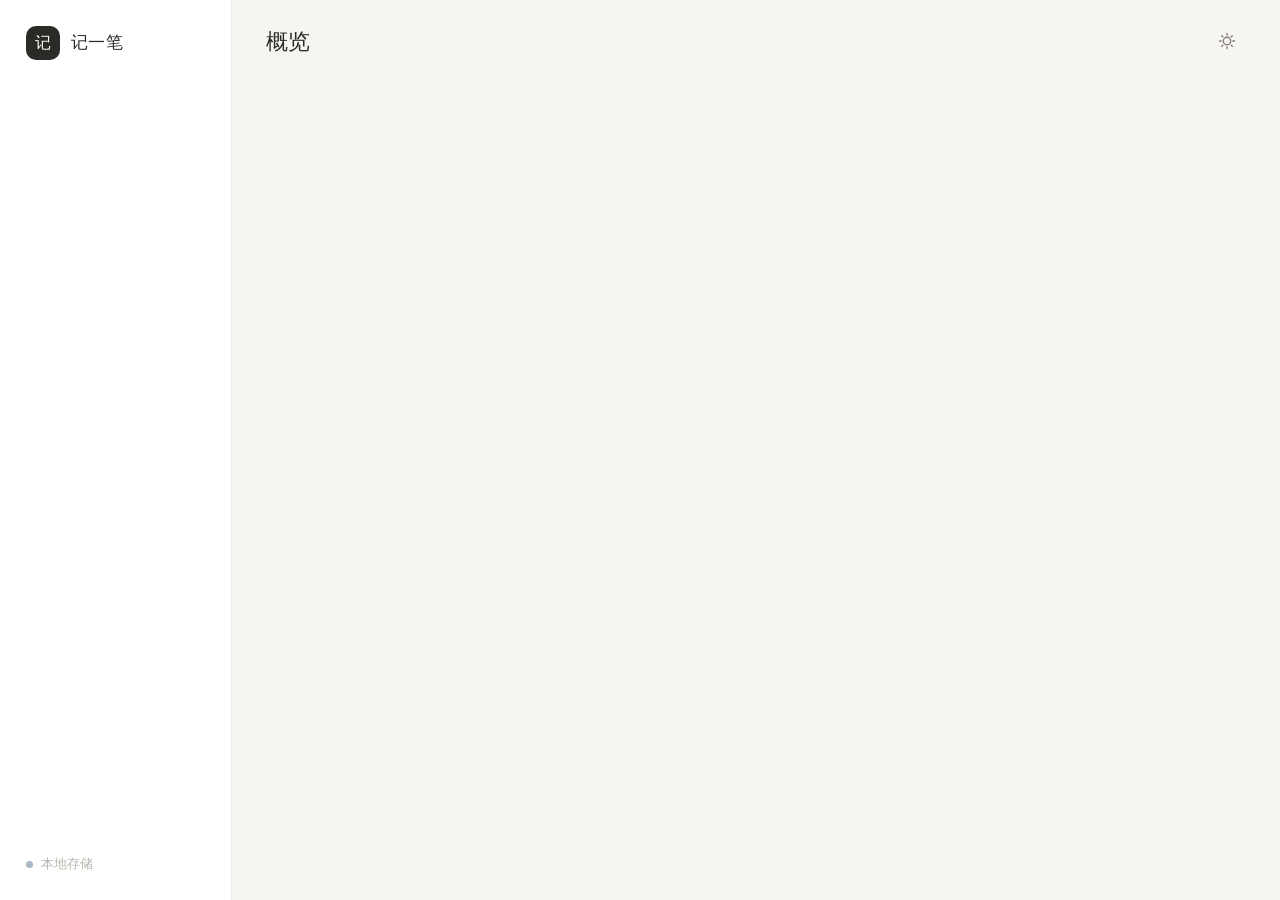
<file: ledger-app/index.html>
<!DOCTYPE html>
<html lang="zh-CN">
<head>
  <meta charset="UTF-8" />
  <meta name="viewport" content="width=device-width, initial-scale=1.0, viewport-fit=cover" />
  <meta name="theme-color" content="#F6F5F1" />
  <meta name="apple-mobile-web-app-capable" content="yes" />
  <meta name="apple-mobile-web-app-status-bar-style" content="default" />
  <meta name="apple-mobile-web-app-title" content="记一笔" />
  <title>记一笔 · 极简记账</title>
  <link rel="manifest" href="manifest.json" />
  <link rel="stylesheet" href="css/styles.css" />
  <link rel="apple-touch-icon" href="icons/icon-192.svg" />
</head>
<body>
  <!-- 侧边导航（iPad / 桌面） -->
  <aside class="sidebar" id="sidebar">
    <div class="sidebar__brand">
      <div class="brand__logo">记</div>
      <div class="brand__name">记一笔</div>
    </div>

    <nav class="sidebar__nav" id="sidebarNav"></nav>

    <div class="sidebar__foot">
      <div class="sidebar__sync" id="syncStatus">
        <span class="sync__dot"></span>
        <span class="sync__text">本地存储</span>
      </div>
    </div>
  </aside>

  <!-- 主区域 -->
  <div class="shell">
    <header class="topbar">
      <div class="topbar__title" id="pageTitle">概览</div>
      <div class="topbar__actions">
        <button class="icon-btn" id="themeToggle" title="切换深浅色" aria-label="切换深浅色">
          <svg viewBox="0 0 24 24" width="20" height="20" fill="none" stroke="currentColor" stroke-width="1.6" stroke-linecap="round" stroke-linejoin="round"><circle cx="12" cy="12" r="4.5"/><path d="M12 3v2M12 19v2M3 12h2M19 12h2M5.6 5.6l1.4 1.4M17 17l1.4 1.4M18.4 5.6L17 7M7 17l-1.4 1.4"/></svg>
        </button>
      </div>
    </header>

    <main class="view" id="view" aria-live="polite"></main>
  </div>

  <!-- 底部导航（手机） -->
  <nav class="tabbar" id="tabbar"></nav>

  <!-- 悬浮快速记账按钮 -->
  <button class="fab" id="fab" aria-label="记一笔">
    <svg viewBox="0 0 24 24" width="22" height="22" fill="none" stroke="currentColor" stroke-width="1.8" stroke-linecap="round"><path d="M12 5v14M5 12h14"/></svg>
  </button>

  <!-- 弹层容器 -->
  <div class="modal-root" id="modalRoot" hidden></div>

  <script src="js/data.js"></script>
  <script src="js/charts.js"></script>
  <script src="js/ai.js"></script>
  <script src="js/sync.js"></script>
  <script src="js/app.js"></script>
</body>
</html>
</file>
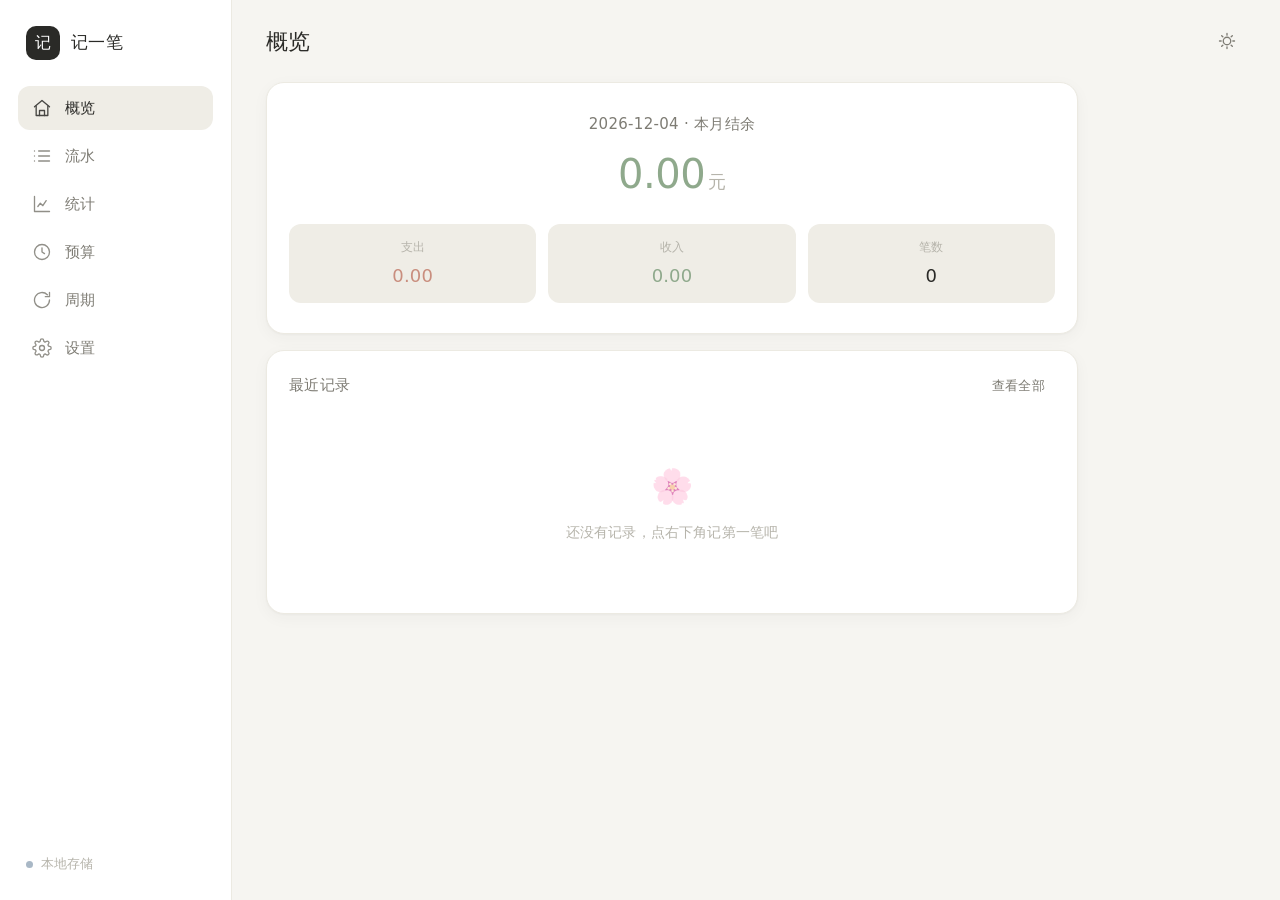
<file: 记一笔.html>
<!DOCTYPE html>
<html lang="zh-CN">
<head>
<meta charset="UTF-8" />
<meta name="viewport" content="width=device-width, initial-scale=1.0, viewport-fit=cover" />
<meta name="theme-color" content="#F6F5F1" />
<meta name="apple-mobile-web-app-capable" content="yes" />
<meta name="apple-mobile-web-app-status-bar-style" content="default" />
<title>记一笔 · 极简记账</title>
<style>
:root {
  color-scheme: light;
  --bg: #F6F5F1;
  --bg-card: #FFFFFF;
  --bg-soft: #EFEDE6;
  --bg-hover: #F3F1EB;
  --text: #2A2A27;
  --text-2: #7E7C74;
  --text-3: #B6B4AB;
  --line: #ECEAE2;
  --line-strong: #E0DDD3;
  --expense: #C98E7E;
  --expense-bg: #F5EAE5;
  --income: #8FA98C;
  --income-bg: #EAF0E7;
  --accent: #A9B8C6;
  --accent-bg: #EDF1F5;
  --radius: 18px;
  --radius-sm: 12px;
  --radius-lg: 24px;
  --sidebar-w: 232px;
  --tabbar-h: 62px;
  --shadow: 0 1px 2px rgba(42,42,39,0.03), 0 4px 16px rgba(42,42,39,0.04);
  --shadow-pop: 0 8px 32px rgba(42,42,39,0.10);
  --font: -apple-system, BlinkMacSystemFont, "SF Pro Text", "PingFang SC", "Hiragino Sans GB", "Microsoft YaHei", system-ui, sans-serif;
}
html[data-theme="dark"] {
  color-scheme: dark;
  --bg: #1D1D1B;
  --bg-card: #262624;
  --bg-soft: #2E2E2B;
  --bg-hover: #2B2B28;
  --text: #E9E8E3;
  --text-2: #A3A19A;
  --text-3: #6E6C66;
  --line: #33332F;
  --line-strong: #3C3C37;
  --expense: #D9A290;
  --expense-bg: #3A2C28;
  --income: #9FB795;
  --income-bg: #2B3329;
  --accent: #B6C4D2;
  --accent-bg: #2C3339;
  --shadow: 0 1px 2px rgba(0,0,0,0.2), 0 4px 16px rgba(0,0,0,0.2);
  --shadow-pop: 0 8px 32px rgba(0,0,0,0.4);
}
* { box-sizing: border-box; }
html, body { margin: 0; padding: 0; height: 100%; }
body {
  font-family: var(--font);
  font-weight: 400;
  color: var(--text);
  background: var(--bg);
  -webkit-font-smoothing: antialiased;
  -moz-osx-font-smoothing: grayscale;
  letter-spacing: 0.01em;
  line-height: 1.5;
}
button { font-family: inherit; cursor: pointer; border: none; background: none; color: inherit; -webkit-tap-highlight-color: transparent; }
input, select, textarea { font-family: inherit; color: inherit; }
::-webkit-scrollbar { width: 8px; height: 8px; }
::-webkit-scrollbar-thumb { background: var(--line-strong); border-radius: 8px; }
::-webkit-scrollbar-track { background: transparent; }

.sidebar {
  position: fixed; top: 0; left: 0; bottom: 0;
  width: var(--sidebar-w);
  padding: 26px 18px;
  display: flex; flex-direction: column; gap: 26px;
  background: var(--bg-card);
  border-right: 1px solid var(--line);
  z-index: 20;
}
.sidebar__brand { display: flex; align-items: center; gap: 11px; padding: 0 8px; }
.brand__logo {
  width: 34px; height: 34px; border-radius: 10px;
  background: var(--text); color: var(--bg-card);
  font-size: 16px; font-weight: 500;
  display: grid; place-items: center; letter-spacing: 0;
}
.brand__name { font-size: 17px; font-weight: 500; letter-spacing: 0.02em; }
.sidebar__nav { display: flex; flex-direction: column; gap: 4px; flex: 1; }
.nav-item {
  display: flex; align-items: center; gap: 13px;
  padding: 12px 14px; border-radius: var(--radius-sm);
  color: var(--text-2); font-size: 15px; font-weight: 450;
  transition: background 0.15s, color 0.15s; user-select: none;
}
.nav-item svg { flex-shrink: 0; opacity: 0.85; }
.nav-item:hover { background: var(--bg-hover); color: var(--text); }
.nav-item.active { background: var(--bg-soft); color: var(--text); font-weight: 500; }
.sidebar__foot { padding: 0 8px; }
.sidebar__sync { display: flex; align-items: center; gap: 8px; font-size: 12.5px; color: var(--text-3); }
.sync__dot { width: 7px; height: 7px; border-radius: 50%; background: var(--accent); }

.shell { min-height: 100vh; margin-left: var(--sidebar-w); display: flex; flex-direction: column; }
.topbar {
  position: sticky; top: 0; z-index: 10;
  display: flex; align-items: center; justify-content: space-between;
  padding: 22px 34px 14px;
  background: rgba(246,245,241,0.86);
  backdrop-filter: saturate(160%) blur(14px);
  -webkit-backdrop-filter: saturate(160%) blur(14px);
}
html[data-theme="dark"] .topbar { background: rgba(29,29,27,0.86); }
.topbar__title { font-size: 22px; font-weight: 500; letter-spacing: 0.01em; }
.topbar__actions { display: flex; gap: 8px; }
.icon-btn {
  width: 38px; height: 38px; border-radius: 50%;
  display: grid; place-items: center; color: var(--text-2);
  transition: background 0.15s, color 0.15s;
}
.icon-btn:hover { background: var(--bg-hover); color: var(--text); }
.view { flex: 1; padding: 8px 34px 60px; max-width: 880px; }
.tabbar { display: none; }
.fab { display: none; }

.card {
  background: var(--bg-card); border: 1px solid var(--line);
  border-radius: var(--radius); box-shadow: var(--shadow); padding: 22px;
}
.card + .card { margin-top: 16px; }
.card__head { display: flex; align-items: baseline; justify-content: space-between; margin-bottom: 14px; }
.card__title { font-size: 15px; font-weight: 500; color: var(--text-2); letter-spacing: 0.02em; }
.card__more { font-size: 13px; color: var(--text-3); }

.btn {
  display: inline-flex; align-items: center; justify-content: center; gap: 8px;
  padding: 12px 20px; border-radius: 14px; font-size: 15px; font-weight: 500;
  letter-spacing: 0.02em; transition: transform 0.08s, background 0.15s, opacity 0.15s;
}
.btn:active { transform: scale(0.97); }
.btn--primary { background: var(--text); color: var(--bg-card); }
.btn--primary:hover { opacity: 0.9; }
.btn--soft { background: var(--bg-soft); color: var(--text); }
.btn--soft:hover { background: var(--line-strong); }
.btn--ghost { color: var(--text-2); padding: 10px 14px; }
.btn--ghost:hover { background: var(--bg-hover); color: var(--text); }
.btn--block { width: 100%; }

.field { margin-bottom: 18px; }
.field__label { display: block; font-size: 13px; color: var(--text-3); margin-bottom: 8px; letter-spacing: 0.03em; }
.field__input {
  width: 100%; padding: 13px 16px; border: 1px solid var(--line);
  border-radius: 14px; background: var(--bg); font-size: 16px; outline: none;
  transition: border-color 0.15s, background 0.15s;
}
.field__input:focus { border-color: var(--accent); background: var(--bg-card); }
textarea.field__input { resize: vertical; min-height: 80px; }

.seg { display: flex; gap: 6px; padding: 5px; background: var(--bg-soft); border-radius: 14px; }
.seg__item {
  flex: 1; padding: 10px; border-radius: 10px; text-align: center;
  font-size: 15px; color: var(--text-2); transition: background 0.15s, color 0.15s;
}
.seg__item.active { background: var(--bg-card); color: var(--text); font-weight: 500; box-shadow: var(--shadow); }

.cat-grid { display: grid; grid-template-columns: repeat(5, 1fr); gap: 10px; }
.cat { display: flex; flex-direction: column; align-items: center; gap: 7px; padding: 12px 4px; border-radius: 14px; color: var(--text-2); font-size: 12px; transition: background 0.15s; }
.cat:hover { background: var(--bg-hover); }
.cat.active { background: var(--bg-soft); color: var(--text); }
.cat__dot { width: 38px; height: 38px; border-radius: 50%; display: grid; place-items: center; font-size: 18px; }

.row { display: flex; align-items: center; gap: 14px; padding: 13px 4px; border-bottom: 1px solid var(--line); }
.row:last-child { border-bottom: none; }
.row__icon { width: 40px; height: 40px; border-radius: 50%; display: grid; place-items: center; font-size: 19px; flex-shrink: 0; background: var(--bg-soft); }
.row__main { flex: 1; min-width: 0; }
.row__title { font-size: 15px; font-weight: 450; white-space: nowrap; overflow: hidden; text-overflow: ellipsis; }
.row__sub { font-size: 12.5px; color: var(--text-3); margin-top: 2px; }
.row__amount { font-size: 16px; font-weight: 500; font-variant-numeric: tabular-nums; white-space: nowrap; }
.amount--expense { color: var(--expense); }
.amount--income { color: var(--income); }

.empty { padding: 48px 20px; text-align: center; color: var(--text-3); font-size: 14px; }
.empty__icon { font-size: 34px; margin-bottom: 10px; opacity: 0.5; }

.big-number { font-size: 40px; font-weight: 500; letter-spacing: -0.01em; font-variant-numeric: tabular-nums; }
.big-number .unit { font-size: 18px; font-weight: 400; color: var(--text-3); margin-left: 3px; }
.stat-row { display: grid; grid-template-columns: repeat(3, 1fr); gap: 12px; }
.stat-cell { background: var(--bg-soft); border-radius: var(--radius-sm); padding: 14px; }
.stat-cell__label { font-size: 12px; color: var(--text-3); margin-bottom: 6px; }
.stat-cell__value { font-size: 18px; font-weight: 500; font-variant-numeric: tabular-nums; }

.progress { height: 8px; border-radius: 8px; background: var(--bg-soft); overflow: hidden; }
.progress__bar { height: 100%; border-radius: 8px; background: var(--accent); transition: width 0.3s ease, background 0.3s; }
.progress__bar.warn { background: var(--expense); }

.chip { display: inline-flex; align-items: center; gap: 5px; padding: 5px 12px; border-radius: 999px; background: var(--bg-soft); font-size: 12.5px; color: var(--text-2); }

.modal-root { position: fixed; inset: 0; z-index: 100; display: grid; place-items: end center; background: rgba(42,42,39,0.32); backdrop-filter: blur(2px); -webkit-backdrop-filter: blur(2px); }
.modal-root[hidden] { display: none; }
.sheet {
  width: 100%; max-width: 560px; background: var(--bg-card);
  border-radius: var(--radius-lg) var(--radius-lg) 0 0; padding: 10px 22px 28px;
  box-shadow: var(--shadow-pop); max-height: 88vh; overflow-y: auto;
  animation: sheetUp 0.22s ease;
}
@keyframes sheetUp { from { transform: translateY(24px); opacity: 0; } to { transform: translateY(0); opacity: 1; } }
.sheet__grip { width: 38px; height: 4px; border-radius: 4px; background: var(--line-strong); margin: 6px auto 16px; }
.sheet__title { font-size: 17px; font-weight: 500; text-align: center; margin-bottom: 20px; }
.sheet__actions { display: flex; gap: 10px; margin-top: 20px; }
.sheet__actions .btn { flex: 1; }

.collage { display: grid; grid-template-columns: repeat(3, 1fr); gap: 8px; margin-top: 12px; }
.collage__item { position: relative; aspect-ratio: 1; border-radius: 12px; overflow: hidden; background: var(--bg-soft); }
.collage__item img { width: 100%; height: 100%; object-fit: cover; display: block; }
.collage__del { position: absolute; top: 5px; right: 5px; width: 22px; height: 22px; border-radius: 50%; background: rgba(42,42,39,0.55); color: #fff; font-size: 13px; display: grid; place-items: center; line-height: 1; }

@media (max-width: 1023px) {
  .sidebar { display: none; }
  .shell { margin-left: 0; }
  .topbar { padding: 16px 20px 8px; }
  .topbar__title { font-size: 20px; }
  .view { padding: 8px 18px 96px; max-width: 720px; margin: 0 auto; width: 100%; }
  .tabbar {
    position: fixed; bottom: 0; left: 0; right: 0;
    height: calc(var(--tabbar-h) + env(safe-area-inset-bottom));
    padding: 6px 10px env(safe-area-inset-bottom);
    display: flex; align-items: flex-start; justify-content: space-around;
    background: rgba(255,255,255,0.92);
    backdrop-filter: saturate(160%) blur(16px);
    -webkit-backdrop-filter: saturate(160%) blur(16px);
    border-top: 1px solid var(--line); z-index: 20;
  }
  html[data-theme="dark"] .tabbar { background: rgba(38,38,36,0.92); }
  .tab-item { flex: 1; display: flex; flex-direction: column; align-items: center; gap: 3px; padding: 7px 0; font-size: 10.5px; color: var(--text-3); transition: color 0.15s; user-select: none; }
  .tab-item.active { color: var(--text); }
  .fab {
    position: fixed; right: 18px;
    bottom: calc(var(--tabbar-h) + env(safe-area-inset-bottom) + 16px);
    width: 56px; height: 56px; border-radius: 50%;
    background: var(--text); color: var(--bg-card); box-shadow: var(--shadow-pop);
    display: grid; place-items: center; z-index: 15; transition: transform 0.08s;
  }
  .fab:active { transform: scale(0.94); }
}
</style>
</head>
<body>

<aside class="sidebar" id="sidebar">
  <div class="sidebar__brand">
    <div class="brand__logo">记</div>
    <div class="brand__name">记一笔</div>
  </div>
  <nav class="sidebar__nav" id="sidebarNav"></nav>
  <div class="sidebar__foot">
    <div class="sidebar__sync" id="syncStatus">
      <span class="sync__dot"></span>
      <span class="sync__text">本地存储</span>
    </div>
  </div>
</aside>

<div class="shell">
  <header class="topbar">
    <div class="topbar__title" id="pageTitle">概览</div>
    <div class="topbar__actions">
      <button class="icon-btn" id="themeToggle" title="切换深浅色">
        <svg viewBox="0 0 24 24" width="20" height="20" fill="none" stroke="currentColor" stroke-width="1.6" stroke-linecap="round" stroke-linejoin="round"><circle cx="12" cy="12" r="4.5"/><path d="M12 3v2M12 19v2M3 12h2M19 12h2M5.6 5.6l1.4 1.4M17 17l1.4 1.4M18.4 5.6L17 7M7 17l-1.4 1.4"/></svg>
      </button>
    </div>
  </header>
  <main class="view" id="view"></main>
</div>

<nav class="tabbar" id="tabbar"></nav>

<button class="fab" id="fab" aria-label="记一笔">
  <svg viewBox="0 0 24 24" width="22" height="22" fill="none" stroke="currentColor" stroke-width="1.8" stroke-linecap="round"><path d="M12 5v14M5 12h14"/></svg>
</button>

<div class="modal-root" id="modalRoot" hidden></div>

<script>
/* ============ 数据层 ============ */
(function (global) {
  'use strict';
  var STORE_KEY = 'ledger-app.v1';
  var DEFAULT_CATEGORIES = {
    expense: [
      { id: 'e_food', name: '餐饮', icon: '🍜' },
      { id: 'e_transit', name: '交通', icon: '🚕' },
      { id: 'e_shop', name: '购物', icon: '🛍' },
      { id: 'e_home', name: '居住', icon: '🏠' },
      { id: 'e_fun', name: '娱乐', icon: '🎬' },
      { id: 'e_health', name: '医疗', icon: '💊' },
      { id: 'e_gift', name: '人情', icon: '🎁' },
      { id: 'e_daily', name: '日用', icon: '🧴' },
      { id: 'e_edu', name: '教育', icon: '📚' },
      { id: 'e_travel', name: '旅行', icon: '✈️' },
      { id: 'e_other', name: '其他', icon: '·' }
    ],
    income: [
      { id: 'i_salary', name: '工资', icon: '💰' },
      { id: 'i_invest', name: '理财', icon: '📈' },
      { id: 'i_hongbao', name: '红包', icon: '🧧' },
      { id: 'i_part', name: '兼职', icon: '💼' },
      { id: 'i_other', name: '其他', icon: '·' }
    ]
  };
  var CYCLE_LABELS = { daily: '每天', weekly: '每周', monthly: '每月', yearly: '每年' };

  function defaultDB() {
    return {
      version: 1,
      updatedAt: 0,
      categories: JSON.parse(JSON.stringify(DEFAULT_CATEGORIES)),
      transactions: [],
      budgets: { total: null, byCategory: {} },
      recurrings: [],
      settings: { theme: 'light' }
    };
  }

  function loadDB() {
    try {
      var raw = localStorage.getItem(STORE_KEY);
      if (raw) {
        var db = JSON.parse(raw);
        var base = defaultDB();
        db.categories = db.categories || base.categories;
        db.transactions = db.transactions || [];
        db.budgets = Object.assign(base.budgets, db.budgets || {});
        db.recurrings = db.recurrings || [];
        db.settings = Object.assign(base.settings, db.settings || {});
        return db;
      }
    } catch (e) {}
    return defaultDB();
  }

  var db = loadDB();

  function saveDB() {
    db.updatedAt = Date.now();
    try { localStorage.setItem(STORE_KEY, JSON.stringify(db)); } catch (e) {}
  }

  function replaceDB(newDB) { db = Object.assign(defaultDB(), newDB || {}); saveDB(); }

  function uid(prefix) { return (prefix || 'id') + '_' + Date.now().toString(36) + '_' + Math.random().toString(36).slice(2, 7); }
  function pad(n) { return n < 10 ? '0' + n : '' + n; }
  function fmtDate(d) { return d.getFullYear() + '-' + pad(d.getMonth() + 1) + '-' + pad(d.getDate()); }
  function parseDate(str) { var p = str.split('-').map(Number); return new Date(p[0], (p[1] || 1) - 1, p[2] || 1); }
  function todayStr() { return fmtDate(new Date()); }
  function addDays(dateStr, n) { var d = parseDate(dateStr); d.setDate(d.getDate() + n); return fmtDate(d); }
  function fmtMoney(n) { var v = Number(n) || 0; return v.toLocaleString('zh-CN', { minimumFractionDigits: 2, maximumFractionDigits: 2 }); }

  function getCategories(type) { return db.categories[type] || []; }
  function getCategory(type, id) { return getCategories(type).find(function (c) { return c.id === id; }); }

  function addTransaction(tx) {
    var record = {
      id: uid('t'),
      type: tx.type === 'income' ? 'income' : 'expense',
      amount: Math.round((Number(tx.amount) || 0) * 100) / 100,
      category: tx.category || '',
      date: tx.date || todayStr(),
      note: tx.note || '',
      images: Array.isArray(tx.images) ? tx.images : [],
      createdAt: Date.now()
    };
    db.transactions.push(record);
    saveDB();
    return record;
  }

  function updateTransaction(id, patch) {
    var tx = db.transactions.find(function (t) { return t.id === id; });
    if (!tx) return null;
    if ('amount' in patch) patch.amount = Math.round((Number(patch.amount) || 0) * 100) / 100;
    Object.assign(tx, patch);
    saveDB();
    return tx;
  }

  function deleteTransaction(id) {
    db.transactions = db.transactions.filter(function (t) { return t.id !== id; });
    saveDB();
  }

  function getTransactions(opts) {
    opts = opts || {};
    var list = db.transactions.slice();
    if (opts.type) list = list.filter(function (t) { return t.type === opts.type; });
    if (opts.from) list = list.filter(function (t) { return t.date >= opts.from; });
    if (opts.to) list = list.filter(function (t) { return t.date <= opts.to; });
    if (opts.category) list = list.filter(function (t) { return t.category === opts.category; });
    if (opts.keyword) {
      var kw = String(opts.keyword).trim().toLowerCase();
      list = list.filter(function (t) {
        var cat = getCategory(t.type, t.category);
        return (t.note || '').toLowerCase().indexOf(kw) > -1 || (cat && cat.name.indexOf(kw) > -1);
      });
    }
    list.sort(function (a, b) { return a.date === b.date ? b.createdAt - a.createdAt : (a.date < b.date ? 1 : -1); });
    return list;
  }

  function getTransaction(id) { return db.transactions.find(function (t) { return t.id === id; }); }
  function getBudgets() { return db.budgets; }
  function setBudget(patch) { Object.assign(db.budgets, patch); saveDB(); }
  function getRecurrings() { return db.recurrings; }

  function addRecurring(r) {
    var rec = {
      id: uid('r'),
      name: r.name || '',
      amount: Math.round((Number(r.amount) || 0) * 100) / 100,
      type: r.type === 'income' ? 'income' : 'expense',
      category: r.category || '',
      cycle: r.cycle || 'monthly',
      nextDate: r.nextDate || todayStr(),
      enabled: true
    };
    db.recurrings.push(rec);
    saveDB();
    return rec;
  }

  function updateRecurring(id, patch) {
    var rec = db.recurrings.find(function (r) { return r.id === id; });
    if (!rec) return null;
    if ('amount' in patch) patch.amount = Math.round((Number(patch.amount) || 0) * 100) / 100;
    Object.assign(rec, patch);
    saveDB();
    return rec;
  }

  function deleteRecurring(id) { db.recurrings = db.recurrings.filter(function (r) { return r.id !== id; }); saveDB(); }

  function nextCycleDate(dateStr, cycle) {
    var d = parseDate(dateStr);
    switch (cycle) {
      case 'daily': d.setDate(d.getDate() + 1); break;
      case 'weekly': d.setDate(d.getDate() + 7); break;
      case 'monthly': d.setMonth(d.getMonth() + 1); break;
      case 'yearly': d.setFullYear(d.getFullYear() + 1); break;
    }
    return fmtDate(d);
  }

  function settleRecurrings(nowStr) {
    var today = nowStr || todayStr();
    var generated = 0;
    db.recurrings.forEach(function (r) {
      if (!r.enabled) return;
      while (r.nextDate <= today) {
        addTransaction({ type: r.type, amount: r.amount, category: r.category, date: r.nextDate, note: r.name });
        r.nextDate = nextCycleDate(r.nextDate, r.cycle);
        generated++;
      }
    });
    if (generated) saveDB();
    return generated;
  }

  function summarize(list) {
    var s = { expense: 0, income: 0, byCategory: {}, byDay: {} };
    list.forEach(function (t) {
      if (t.type === 'expense') s.expense += t.amount; else s.income += t.amount;
      var c = s.byCategory[t.category] || (s.byCategory[t.category] = { amount: 0, count: 0 });
      c.amount += t.amount; c.count += 1;
      var d = s.byDay[t.date] || (s.byDay[t.date] = { expense: 0, income: 0 });
      if (t.type === 'expense') d.expense += t.amount; else d.income += t.amount;
    });
    return s;
  }

  function rangeOf(period, anchor) {
    var a = anchor ? parseDate(anchor) : new Date();
    var from, to;
    if (period === 'day') { from = fmtDate(a); to = fmtDate(a); }
    else if (period === 'week') {
      var day = (a.getDay() + 6) % 7;
      var start = new Date(a); start.setDate(a.getDate() - day);
      var end = new Date(start); end.setDate(start.getDate() + 6);
      from = fmtDate(start); to = fmtDate(end);
    } else {
      from = fmtDate(new Date(a.getFullYear(), a.getMonth(), 1));
      to = fmtDate(new Date(a.getFullYear(), a.getMonth() + 1, 0));
    }
    return { from: from, to: to };
  }

  function monthCompare(anchor) {
    var a = anchor ? parseDate(anchor) : new Date();
    var thisList = getTransactions({ from: fmtDate(new Date(a.getFullYear(), a.getMonth(), 1)), to: fmtDate(new Date(a.getFullYear(), a.getMonth() + 1, 0)) });
    var lastList = getTransactions({ from: fmtDate(new Date(a.getFullYear(), a.getMonth() - 1, 1)), to: fmtDate(new Date(a.getFullYear(), a.getMonth(), 0)) });
    var cur = summarize(thisList), prev = summarize(lastList);
    return {
      curExpense: cur.expense, curIncome: cur.income,
      prevExpense: prev.expense, prevIncome: prev.income,
      expenseDelta: prev.expense ? (cur.expense - prev.expense) / prev.expense : null
    };
  }

  function getSettings() { return db.settings; }
  function setSettings(patch) { Object.assign(db.settings, patch); saveDB(); }

  global.Ledger = {
    DEFAULT_CATEGORIES: DEFAULT_CATEGORIES, CYCLE_LABELS: CYCLE_LABELS,
    loadDB: loadDB, saveDB: saveDB, getDB: function () { return db; },
    uid: uid, fmtDate: fmtDate, parseDate: parseDate, todayStr: todayStr, addDays: addDays, fmtMoney: fmtMoney,
    rangeOf: rangeOf, monthCompare: monthCompare, summarize: summarize,
    getCategories: getCategories, getCategory: getCategory,
    addTransaction: addTransaction, updateTransaction: updateTransaction, deleteTransaction: deleteTransaction,
    getTransactions: getTransactions, getTransaction: getTransaction,
    getBudgets: getBudgets, setBudget: setBudget,
    getRecurrings: getRecurrings, addRecurring: addRecurring, updateRecurring: updateRecurring,
    deleteRecurring: deleteRecurring, settleRecurrings: settleRecurrings, nextCycleDate: nextCycleDate,
    getSettings: getSettings, setSettings: setSettings, replaceDB: replaceDB
  };
})(window);
</script>

<script>
/* ============ 图表（懒加载） ============ */
(function (global) {
  'use strict';
  var PALETTE = ['#C98E7E', '#A9B8C6', '#8FA98C', '#C9B8A6', '#B8A6C9', '#A6C9B8', '#C9A6A6', '#9CA6B8', '#C4C9A6', '#B89CA6'];
  var CDN_SOURCES = [
    'https://cdn.bootcdn.net/ajax/libs/Chart.js/4.5.0/chart.umd.min.js',
    'https://unpkg.com/chart.js@4.5.0/dist/chart.umd.js',
    'https://cdn.jsdelivr.net/npm/chart.js@4.5.0/dist/chart.umd.js',
    'https://cdnjs.cloudflare.com/ajax/libs/Chart.js/4.5.0/chart.umd.min.js'
  ];
  var loadPromise = null;
  function loadChartJS() {
    if (typeof global.Chart !== 'undefined') return Promise.resolve(global.Chart);
    if (loadPromise) return loadPromise;
    loadPromise = new Promise(function (resolve, reject) {
      var idx = 0;
      var next = function () {
        if (idx >= CDN_SOURCES.length) { reject(new Error('图表库加载失败，请检查网络')); return; }
        var s = document.createElement('script');
        s.src = CDN_SOURCES[idx++];
        s.onload = function () { resolve(global.Chart); };
        s.onerror = next;
        document.head.appendChild(s);
      };
      next();
    });
    return loadPromise;
  }
  var registry = {};
  function destroy(key) { if (registry[key]) { try { registry[key].destroy(); } catch (e) {} delete registry[key]; } }
  function getCSS(n) { return getComputedStyle(document.documentElement).getPropertyValue(n).trim(); }
  function baseOpts() {
    return {
      responsive: true, maintainAspectRatio: false,
      plugins: {
        legend: { display: false },
        tooltip: { backgroundColor: '#2A2A27', padding: 10, cornerRadius: 10, titleFont: { size: 12 }, bodyFont: { size: 13 } }
      }
    };
  }
  function showLoadError(canvas, msg) {
    var card = canvas && canvas.closest ? canvas.closest('.card') : null;
    if (card) { var n = document.createElement('div'); n.className = 'empty'; n.style.padding = '20px 0'; n.textContent = msg; card.appendChild(n); }
  }
  function renderDonut(key, canvas, items) {
    loadChartJS().then(function () {
      destroy(key);
      var labels = items.map(function (i) { return i.name; });
      var data = items.map(function (i) { return i.amount; });
      var colors = items.map(function (_, idx) { return PALETTE[idx % PALETTE.length]; });
      registry[key] = new global.Chart(canvas, {
        type: 'doughnut',
        data: { labels: labels, datasets: [{ data: data, backgroundColor: colors, borderWidth: 2, borderColor: getCSS('--bg-card'), hoverOffset: 4 }] },
        options: Object.assign(baseOpts(), {
          cutout: '68%',
          plugins: {
            legend: { display: false },
            tooltip: { callbacks: { label: function (ctx) { var total = ctx.dataset.data.reduce(function (a, b) { return a + b; }, 0) || 1; var pct = ((ctx.parsed / total) * 100).toFixed(1); return ' ' + ctx.label + '  ' + global.Ledger.fmtMoney(ctx.parsed) + '（' + pct + '%）'; } } }
          }
        })
      });
    }).catch(function (e) { showLoadError(canvas, e.message); });
  }
  function renderBars(key, canvas, labels, expenseData, incomeData) {
    loadChartJS().then(function () {
      destroy(key);
      registry[key] = new global.Chart(canvas, {
        type: 'bar',
        data: {
          labels: labels,
          datasets: [
            { label: '支出', data: expenseData, backgroundColor: getCSS('--expense'), borderRadius: 6, borderSkipped: false, maxBarThickness: 26 },
            { label: '收入', data: incomeData, backgroundColor: getCSS('--income'), borderRadius: 6, borderSkipped: false, maxBarThickness: 26 }
          ]
        },
        options: Object.assign(baseOpts(), {
          scales: {
            x: { grid: { display: false }, ticks: { color: getCSS('--text-3'), font: { size: 11 } }, border: { display: false } },
            y: { grid: { color: getCSS('--line') }, ticks: { color: getCSS('--text-3'), font: { size: 11 } }, border: { display: false }, beginAtZero: true }
          }
        })
      });
    }).catch(function (e) { showLoadError(canvas, e.message); });
  }
  global.LedgerCharts = { renderDonut: renderDonut, renderBars: renderBars, destroy: destroy };
})(window);
</script>

<script>
/* ============ AI 识图 ============ */
(function (global) {
  'use strict';
  var L = Ledger;
  function apiBase() { return (L.getSettings().apiBase || '').trim().replace(/\/+$/, ''); }
  function configured() { return !!apiBase(); }
  function recognize(imageDataUrl) {
    var base = apiBase();
    if (!base) return Promise.reject(new Error('未配置后端地址，请到「设置 → 云同步」填写'));
    return fetch(base + '/api/recognize', {
      method: 'POST', headers: { 'Content-Type': 'application/json' },
      body: JSON.stringify({ image: imageDataUrl })
    }).then(function (res) { return res.json(); }).then(function (r) {
      if (r && r.error) throw new Error(r.error);
      return r || { items: [] };
    });
  }
  function crop(dataUrl, x, y, w, h) {
    return new Promise(function (resolve, reject) {
      var img = new Image();
      img.onload = function () {
        try {
          var cw = Math.max(1, Math.round(img.width * w));
          var ch = Math.max(1, Math.round(img.height * h));
          var canvas = document.createElement('canvas');
          canvas.width = cw; canvas.height = ch;
          var ctx = canvas.getContext('2d');
          ctx.drawImage(img, img.width * x, img.height * y, img.width * w, img.height * h, 0, 0, cw, ch);
          resolve(canvas.toDataURL('image/jpeg', 0.82));
        } catch (e) { reject(e); }
      };
      img.onerror = function () { reject(new Error('图片加载失败')); };
      img.src = dataUrl;
    });
  }
  global.AI = { apiBase: apiBase, configured: configured, recognize: recognize, crop: crop };
})(window);
</script>

<script>
/* ============ 云同步 ============ */
(function (global) {
  'use strict';
  var L = Ledger;
  function apiBase() { return (L.getSettings().apiBase || '').trim().replace(/\/+$/, ''); }
  function configured() { return !!apiBase(); }
  function syncKey() {
    var k = L.getSettings().syncKey;
    if (!k) { k = 'sk_' + Math.random().toString(36).slice(2, 10) + Math.random().toString(36).slice(2, 6); L.setSettings({ syncKey: k }); }
    return k;
  }
  function post(action, payload) {
    var base = apiBase();
    if (!base) return Promise.reject(new Error('未配置后端地址'));
    return fetch(base + '/api/sync', {
      method: 'POST', headers: { 'Content-Type': 'application/json' },
      body: JSON.stringify(Object.assign({ action: action, syncKey: syncKey() }, payload || {}))
    }).then(function (res) { return res.json(); }).then(function (r) {
      if (r && r.error) throw new Error(r.error);
      return r;
    });
  }
  function push() { return post('push', { data: L.getDB() }); }
  function pull() { return post('pull'); }
  function merge(local, remote) {
    if (!remote) return local;
    var txMap = {};
    (local.transactions || []).forEach(function (t) { txMap[t.id] = t; });
    (remote.transactions || []).forEach(function (t) {
      var a = txMap[t.id];
      if (!a || (t.updatedAt || t.createdAt || 0) > (a.updatedAt || a.createdAt || 0)) txMap[t.id] = t;
    });
    var merged = Object.assign({}, local, { transactions: Object.values(txMap) });
    if ((remote.updatedAt || 0) > (local.updatedAt || 0)) {
      merged.categories = remote.categories;
      merged.budgets = remote.budgets;
      merged.recurrings = remote.recurrings;
    }
    return merged;
  }
  function syncNow() {
    return pull().then(function (r) {
      if (r.data) L.replaceDB(merge(L.getDB(), r.data));
      return push().then(function (p) {
        return { pulled: !!r.data, pushedAt: p.updatedAt };
      });
    });
  }
  global.Sync = { apiBase: apiBase, configured: configured, syncKey: syncKey, push: push, pull: pull, merge: merge, syncNow: syncNow };
})(window);
</script>

<script>
/* 全局错误提示：即使后续脚本失败，也能把错误显示出来 */
window.addEventListener('error', function (e) {
  try {
    var box = document.getElementById('errBanner');
    if (!box) {
      box = document.createElement('div');
      box.id = 'errBanner';
      box.style.cssText = 'position:fixed;left:12px;right:12px;bottom:12px;background:#C98E7E;color:#fff;padding:10px 14px;border-radius:12px;font-size:12px;line-height:1.5;z-index:99999;';
      document.body.appendChild(box);
    }
    box.textContent = '出错：' + (e.message || '未知错误');
  } catch (err) {}
});
</script>

<script>
/* ============ 应用逻辑 ============ */
(function () {
  'use strict';
  var L = Ledger;
  var state = {
    route: 'overview',
    listFilter: { type: 'all', month: '', keyword: '' },
    statsPeriod: 'month',
    statsAnchor: L.todayStr()
  };

  var ICONS = {
    overview: '<svg viewBox="0 0 24 24" width="20" height="20" fill="none" stroke="currentColor" stroke-width="1.6" stroke-linecap="round" stroke-linejoin="round"><path d="M3 10.5 12 3l9 7.5"/><path d="M5 9.5V21h14V9.5"/><path d="M9 21v-6h6v6"/></svg>',
    list: '<svg viewBox="0 0 24 24" width="20" height="20" fill="none" stroke="currentColor" stroke-width="1.6" stroke-linecap="round" stroke-linejoin="round"><path d="M8 6h13M8 12h13M8 18h13"/><path d="M3 6h.01M3 12h.01M3 18h.01"/></svg>',
    stats: '<svg viewBox="0 0 24 24" width="20" height="20" fill="none" stroke="currentColor" stroke-width="1.6" stroke-linecap="round" stroke-linejoin="round"><path d="M3 3v18h18"/><path d="M7 15l3-4 3 3 4-6"/></svg>',
    budget: '<svg viewBox="0 0 24 24" width="20" height="20" fill="none" stroke="currentColor" stroke-width="1.6" stroke-linecap="round" stroke-linejoin="round"><circle cx="12" cy="12" r="9"/><path d="M12 7v5l3 2"/></svg>',
    recurring: '<svg viewBox="0 0 24 24" width="20" height="20" fill="none" stroke="currentColor" stroke-width="1.6" stroke-linecap="round" stroke-linejoin="round"><path d="M21 12a9 9 0 1 1-2.6-6.3"/><path d="M21 3v5h-5"/></svg>',
    settings: '<svg viewBox="0 0 24 24" width="20" height="20" fill="none" stroke="currentColor" stroke-width="1.6" stroke-linecap="round" stroke-linejoin="round"><circle cx="12" cy="12" r="3"/><path d="M19.4 15a1.7 1.7 0 0 0 .34 1.87l.06.06a2 2 0 1 1-2.83 2.83l-.06-.06a1.7 1.7 0 0 0-1.87-.34 1.7 1.7 0 0 0-1 1.55V21a2 2 0 1 1-4 0v-.09a1.7 1.7 0 0 0-1-1.55 1.7 1.7 0 0 0-1.87.34l-.06.06a2 2 0 1 1-2.83-2.83l.06-.06a1.7 1.7 0 0 0 .34-1.87 1.7 1.7 0 0 0-1.55-1H3a2 2 0 1 1 0-4h.09a1.7 1.7 0 0 0 1.55-1 1.7 1.7 0 0 0-.34-1.87l-.06-.06a2 2 0 1 1 2.83-2.83l.06.06a1.7 1.7 0 0 0 1.87.34h0a1.7 1.7 0 0 0 1-1.55V3a2 2 0 1 1 4 0v.09a1.7 1.7 0 0 0 1 1.55h0a1.7 1.7 0 0 0 1.87-.34l.06-.06a2 2 0 1 1 2.83 2.83l-.06.06a1.7 1.7 0 0 0-.34 1.87v0a1.7 1.7 0 0 0 1.55 1H21a2 2 0 1 1 0 4h-.09a1.7 1.7 0 0 0-1.55 1z"/></svg>',
    camera: '<svg viewBox="0 0 24 24" width="20" height="20" fill="none" stroke="currentColor" stroke-width="1.6" stroke-linecap="round" stroke-linejoin="round"><path d="M4 8h2l1.5-2h6L15 8h2a2 2 0 0 1 2 2v9a2 2 0 0 1-2 2H4a2 2 0 0 1-2-2v-9a2 2 0 0 1 2-2z"/><circle cx="12" cy="13.5" r="3.2"/></svg>',
    search: '<svg viewBox="0 0 24 24" width="18" height="18" fill="none" stroke="currentColor" stroke-width="1.6" stroke-linecap="round"><circle cx="11" cy="11" r="7"/><path d="m20 20-3.5-3.5"/></svg>',
    back: '<svg viewBox="0 0 24 24" width="20" height="20" fill="none" stroke="currentColor" stroke-width="1.6" stroke-linecap="round" stroke-linejoin="round"><path d="M15 18l-6-6 6-6"/></svg>',
    edit: '<svg viewBox="0 0 24 24" width="16" height="16" fill="none" stroke="currentColor" stroke-width="1.6" stroke-linecap="round" stroke-linejoin="round"><path d="M12 20h9"/><path d="M16.5 3.5a2.1 2.1 0 0 1 3 3L7 19l-4 1 1-4z"/></svg>',
    trash: '<svg viewBox="0 0 24 24" width="16" height="16" fill="none" stroke="currentColor" stroke-width="1.6" stroke-linecap="round" stroke-linejoin="round"><path d="M3 6h18M8 6V4h8v2M6 6l1 14h10l1-14"/></svg>'
  };

  var NAV = [
    { key: 'overview', label: '概览', icon: ICONS.overview },
    { key: 'list', label: '流水', icon: ICONS.list },
    { key: 'stats', label: '统计', icon: ICONS.stats },
    { key: 'budget', label: '预算', icon: ICONS.budget },
    { key: 'recurring', label: '周期', icon: ICONS.recurring },
    { key: 'settings', label: '设置', icon: ICONS.settings }
  ];
  var TITLES = { overview: '概览', list: '流水', stats: '统计', budget: '预算', recurring: '周期支出', settings: '设置' };
  var TAB_KEYS = ['overview', 'list', 'stats', 'budget', 'settings'];

  function esc(s) {
    return String(s == null ? '' : s).replace(/&/g, '&amp;').replace(/</g, '&lt;').replace(/>/g, '&gt;').replace(/"/g, '&quot;').replace(/'/g, '&#39;');
  }
  function $(sel, root) { return (root || document).querySelector(sel); }
  function money(n) { return L.fmtMoney(n); }
  function catName(type, id) { var c = L.getCategory(type, id); return c ? c.name : '未分类'; }
  function catIcon(type, id) { var c = L.getCategory(type, id); return c ? c.icon : '·'; }

  function renderNav() {
    $('#sidebarNav').innerHTML = NAV.map(function (n) {
      return '<button class="nav-item' + (state.route === n.key ? ' active' : '') + '" data-route="' + n.key + '">' + n.icon + '<span>' + n.label + '</span></button>';
    }).join('');
    $('#tabbar').innerHTML = TAB_KEYS.map(function (key) {
      var n = NAV.find(function (x) { return x.key === key; });
      return '<button class="tab-item' + (state.route === key ? ' active' : '') + '" data-route="' + key + '">' + n.icon + '<span>' + n.label + '</span></button>';
    }).join('');
  }

  function go(route) { state.route = route; renderNav(); render(); window.scrollTo(0, 0); }

  function render() {
    $('#pageTitle').textContent = TITLES[state.route];
    var fn = { overview: renderOverview, list: renderList, stats: renderStats, budget: renderBudget, recurring: renderRecurring, settings: renderSettings }[state.route];
    $('#view').innerHTML = fn();
    afterRender(state.route);
  }

  function renderOverview() {
    var today = L.todayStr();
    var range = L.rangeOf('month', today);
    var txs = L.getTransactions({ from: range.from, to: range.to });
    var s = L.summarize(txs);
    var cmp = L.monthCompare(today);
    var recent = L.getTransactions().slice(0, 8);
    var totalBudget = L.getBudgets().total;

    var deltaHtml = cmp.expenseDelta == null ? '' : '<div class="row__sub">较上月 ' + (cmp.expenseDelta >= 0 ? '↑ ' : '↓ ') + Math.abs(cmp.expenseDelta * 100).toFixed(0) + '%</div>';
    var budgetLine = '';
    if (totalBudget) {
      var pct = Math.min(100, Math.round(s.expense / totalBudget * 100));
      budgetLine = '<div class="card"><div class="card__head"><span class="card__title">本月预算</span><span class="card__more">' + money(s.expense) + ' / ' + money(totalBudget) + '</span></div><div class="progress"><div class="progress__bar' + (pct >= 90 ? ' warn' : '') + '" style="width:' + pct + '%"></div></div></div>';
    }
    var recentHtml = recent.length ? recent.map(rowHtml).join('') : '<div class="empty"><div class="empty__icon">🌸</div>还没有记录，点右下角记第一笔吧</div>';

    return '<div class="card" style="text-align:center;padding:30px 22px;">' +
      '<div class="card__head" style="justify-content:center;margin-bottom:8px;"><span class="card__title">' + today + ' · 本月结余</span></div>' +
      '<div class="big-number" style="color:' + (s.income - s.expense >= 0 ? 'var(--income)' : 'var(--expense)') + '">' + money(s.income - s.expense) + '<span class="unit">元</span></div>' +
      '<div class="stat-row" style="margin-top:20px;">' +
      '<div class="stat-cell"><div class="stat-cell__label">支出</div><div class="stat-cell__value" style="color:var(--expense)">' + money(s.expense) + '</div>' + deltaHtml + '</div>' +
      '<div class="stat-cell"><div class="stat-cell__label">收入</div><div class="stat-cell__value" style="color:var(--income)">' + money(s.income) + '</div></div>' +
      '<div class="stat-cell"><div class="stat-cell__label">笔数</div><div class="stat-cell__value">' + txs.length + '</div></div>' +
      '</div></div>' + budgetLine +
      '<div class="card"><div class="card__head"><span class="card__title">最近记录</span><button class="btn btn--ghost" style="padding:4px 10px;font-size:13px" onclick="App.go(\'list\')">查看全部</button></div>' + recentHtml + '</div>';
  }

  function rowHtml(t) {
    var isExpense = t.type === 'expense';
    return '<div class="row" style="cursor:pointer" onclick="App.openEntry(\'' + t.id + '\')">' +
      '<div class="row__icon" style="background:' + (isExpense ? 'var(--expense-bg)' : 'var(--income-bg)') + '">' + esc(catIcon(t.type, t.category)) + '</div>' +
      '<div class="row__main"><div class="row__title">' + esc(catName(t.type, t.category)) + (t.note ? '<span style="color:var(--text-3);font-size:13px"> · ' + esc(t.note) + '</span>' : '') + '</div>' +
      '<div class="row__sub">' + t.date + (t.images && t.images.length ? ' · 📷' + t.images.length : '') + '</div></div>' +
      '<div class="row__amount amount--' + (isExpense ? 'expense' : 'income') + '">' + (isExpense ? '-' : '+') + money(t.amount) + '</div></div>';
  }

  function renderList() {
    var f = state.listFilter;
    var txs = L.getTransactions({ type: f.type === 'all' ? null : f.type, from: f.month ? f.month + '-01' : null, to: f.month ? f.month + '-31' : null, keyword: f.keyword });
    var s = L.summarize(txs);
    var months = recentMonths();
    var typeSeg = '<div class="seg">' + ['all', 'expense', 'income'].map(function (t) {
      var label = t === 'all' ? '全部' : (t === 'expense' ? '支出' : '收入');
      return '<button class="seg__item' + (f.type === t ? ' active' : '') + '" onclick="App.setListType(\'' + t + '\')">' + label + '</button>';
    }).join('') + '</div>';
    return '<div style="margin-bottom:14px">' + typeSeg + '</div>' +
      '<div style="display:flex;gap:10px;margin-bottom:14px;align-items:center">' +
      '<div style="position:relative;flex:1"><span style="position:absolute;left:12px;top:50%;transform:translateY(-50%);color:var(--text-3)">' + ICONS.search + '</span>' +
      '<input class="field__input" style="padding-left:38px" placeholder="搜索备注或分类" value="' + esc(f.keyword) + '" oninput="App.setListKeyword(this.value)"></div>' +
      '<select class="field__input" style="width:130px;padding:12px" onchange="App.setListMonth(this.value)"><option value="">全部月份</option>' +
      months.map(function (m) { return '<option value="' + m + '"' + (f.month === m ? ' selected' : '') + '>' + m + '</option>'; }).join('') + '</select></div>' +
      '<div class="card"><div class="card__head" style="margin-bottom:6px"><span class="card__title">共 ' + txs.length + ' 笔</span>' +
      '<span style="font-size:13px;color:var(--text-3)">支出 ' + money(s.expense) + ' · 收入 ' + money(s.income) + '</span></div>' +
      (txs.length ? txs.map(rowHtml).join('') : '<div class="empty"><div class="empty__icon">🍃</div>没有符合条件的记录</div>') + '</div>';
  }

  function recentMonths() {
    var set = {};
    var now = new Date();
    for (var i = 0; i < 12; i++) {
      var d = new Date(now.getFullYear(), now.getMonth() - i, 1);
      set[d.getFullYear() + '-' + String(d.getMonth() + 1).padStart(2, '0')] = true;
    }
    L.getTransactions().forEach(function (t) { set[t.date.slice(0, 7)] = true; });
    return Object.keys(set).sort().reverse();
  }

  function renderStats() {
    var p = state.statsPeriod, anchor = state.statsAnchor;
    var range = L.rangeOf(p, anchor);
    var txs = L.getTransactions({ from: range.from, to: range.to });
    var s = L.summarize(txs);
    var expenseTxs = txs.filter(function (t) { return t.type === 'expense'; });
    var expS = L.summarize(expenseTxs);
    var catRows = Object.keys(expS.byCategory).map(function (id) {
      var v = expS.byCategory[id];
      return { id: id, amount: v.amount, count: v.count, name: catName('expense', id), icon: catIcon('expense', id) };
    }).sort(function (a, b) { return b.amount - a.amount; });

    var labels = [], expData = [], incData = [];
    if (p === 'month') {
      var y = Number(anchor.slice(0, 4)), m = Number(anchor.slice(5, 7));
      var days = new Date(y, m, 0).getDate();
      for (var d = 1; d <= days; d++) {
        var ds = anchor.slice(0, 8) + String(d).padStart(2, '0');
        var day = s.byDay[ds] || { expense: 0, income: 0 };
        labels.push(String(d)); expData.push(day.expense); incData.push(day.income);
      }
    } else if (p === 'week') {
      var start = L.parseDate(range.from);
      for (var i = 0; i < 7; i++) {
        var ds2 = L.addDays(range.from, i);
        var day2 = s.byDay[ds2] || { expense: 0, income: 0 };
        labels.push('周' + ['一', '二', '三', '四', '五', '六', '日'][(start.getDay() + 6 + i) % 7]);
        expData.push(day2.expense); incData.push(day2.income);
      }
    } else {
      var day3 = s.byDay[anchor] || { expense: 0, income: 0 };
      labels = ['支出', '收入']; expData = [day3.expense, 0]; incData = [0, day3.income];
    }

    var periodSeg = '<div class="seg">' + [['day', '日'], ['week', '周'], ['month', '月']].map(function (k) {
      return '<button class="seg__item' + (p === k[0] ? ' active' : '') + '" onclick="App.setStatsPeriod(\'' + k[0] + '\')">' + k[1] + '</button>';
    }).join('') + '</div>';
    var nav = '<div style="display:flex;align-items:center;gap:6px"><button class="icon-btn" onclick="App.shiftStats(-1)">' + ICONS.back + '</button>' +
      '<span style="font-size:14px;color:var(--text-2)">' + rangeLabel(p, anchor) + '</span>' +
      '<button class="icon-btn" onclick="App.shiftStats(1)" style="transform:rotate(180deg)">' + ICONS.back + '</button></div>';

    var donutHtml = catRows.length ?
      '<div style="position:relative;height:210px"><canvas id="donutChart"></canvas></div>' +
      '<div style="margin-top:14px;display:flex;flex-direction:column;gap:8px">' +
      catRows.slice(0, 6).map(function (c) {
        var pct = expS.expense ? Math.round(c.amount / expS.expense * 100) : 0;
        return '<div class="row" style="padding:8px 4px"><div class="row__icon" style="width:32px;height:32px;font-size:15px">' + esc(c.icon) + '</div>' +
          '<div class="row__main"><div class="row__title">' + esc(c.name) + '</div><div class="row__sub">' + c.count + ' 笔</div></div>' +
          '<div style="text-align:right"><div class="row__amount amount--expense">' + money(c.amount) + '</div><div class="row__sub">' + pct + '%</div></div></div>';
      }).join('') + '</div>' :
      '<div class="empty"><div class="empty__icon">🌿</div>暂无支出数据</div>';

    return '<div style="display:flex;justify-content:space-between;align-items:center;margin-bottom:14px;gap:10px">' + periodSeg + nav + '</div>' +
      '<div class="card" style="margin-bottom:16px"><div class="stat-row" style="margin-bottom:16px">' +
      '<div class="stat-cell"><div class="stat-cell__label">支出</div><div class="stat-cell__value" style="color:var(--expense)">' + money(s.expense) + '</div></div>' +
      '<div class="stat-cell"><div class="stat-cell__label">收入</div><div class="stat-cell__value" style="color:var(--income)">' + money(s.income) + '</div></div>' +
      '<div class="stat-cell"><div class="stat-cell__label">结余</div><div class="stat-cell__value">' + money(s.income - s.expense) + '</div></div></div>' +
      '<div style="position:relative;height:220px"><canvas id="trendChart"></canvas></div></div>' +
      '<div class="card"><div class="card__head"><span class="card__title">支出分类占比</span></div>' + donutHtml + '</div>';
  }

  function rangeLabel(period, anchor) {
    if (period === 'month') return anchor.slice(0, 7);
    if (period === 'week') { var r = L.rangeOf('week', anchor); return r.from + ' ~ ' + r.to; }
    return anchor;
  }

  function renderBudget() {
    var b = L.getBudgets();
    var range = L.rangeOf('month', L.todayStr());
    var txs = L.getTransactions({ from: range.from, to: range.to, type: 'expense' });
    var s = L.summarize(txs);
    var total = b.total;
    var totalPct = total ? Math.min(100, Math.round(s.expense / total * 100)) : 0;
    var totalBlock = '<div class="card" style="margin-bottom:16px"><div class="card__head"><span class="card__title">总预算</span>' +
      (total ? '<button class="btn btn--ghost" style="font-size:13px;padding:4px 10px" onclick="App.openBudgetSheet()">编辑</button>' : '') + '</div>' +
      (total ? '<div class="big-number" style="font-size:32px">' + money(s.expense) + '<span class="unit"> / ' + money(total) + ' 元</span></div>' +
      '<div class="progress" style="margin-top:12px"><div class="progress__bar' + (totalPct >= 90 ? ' warn' : '') + '" style="width:' + totalPct + '%"></div></div>' +
      '<div class="row__sub" style="margin-top:8px;text-align:right">剩余 ' + money(Math.max(0, total - s.expense)) + ' · ' + totalPct + '%</div>' :
      '<div class="empty" style="padding:28px"><div class="empty__icon">🎯</div>还没有设置预算<br><br><button class="btn btn--primary" onclick="App.openBudgetSheet()">设置总预算</button></div>') + '</div>';
    var catBudgets = Object.keys(b.byCategory || {});
    var catHtml = catBudgets.length ? catBudgets.map(function (cid) {
      var amt = b.byCategory[cid];
      var spent = (s.byCategory[cid] || {}).amount || 0;
      var pct = amt ? Math.min(100, Math.round(spent / amt * 100)) : 0;
      return '<div class="card" style="margin-bottom:12px;padding:18px"><div class="card__head" style="margin-bottom:10px"><span class="card__title">' + esc(catIcon('expense', cid)) + ' ' + esc(catName('expense', cid)) + '</span><span class="card__more">' + money(spent) + ' / ' + money(amt) + '</span></div>' +
        '<div class="progress"><div class="progress__bar' + (pct >= 90 ? ' warn' : '') + '" style="width:' + pct + '%"></div></div></div>';
    }).join('') : '';
    return totalBlock + '<div class="card"><div class="card__head"><span class="card__title">分类预算</span>' +
      '<button class="btn btn--ghost" style="font-size:13px;padding:4px 10px" onclick="App.openCatBudgetSheet()">添加</button></div>' +
      (catHtml || '<div class="empty" style="padding:24px">可为特定分类单独设置预算额度</div>') + '</div>';
  }

  function renderRecurring() {
    var list = L.getRecurrings();
    return '<div class="card"><div class="card__head"><span class="card__title">周期记账</span>' +
      '<button class="btn btn--soft" style="font-size:13px;padding:7px 14px" onclick="App.openRecurringSheet()">＋ 新建</button></div>' +
      (list.length ? list.map(function (r) {
        var c = L.getCategory(r.type, r.category);
        return '<div class="row"><div class="row__icon">' + esc(c ? c.icon : '·') + '</div>' +
          '<div class="row__main"><div class="row__title">' + esc(r.name || (c ? c.name : '')) + '</div>' +
          '<div class="row__sub">' + L.CYCLE_LABELS[r.cycle] + ' · 下次 ' + r.nextDate + '</div></div>' +
          '<div class="row__amount amount--' + (r.type === 'expense' ? 'expense' : 'income') + '">' + money(r.amount) + '</div>' +
          '<button class="icon-btn" onclick="App.openRecurringSheet(\'' + r.id + '\')">' + ICONS.edit + '</button>' +
          '<button class="icon-btn" style="color:var(--expense)" onclick="App.deleteRecurring(\'' + r.id + '\')">' + ICONS.trash + '</button></div>';
      }).join('') : '<div class="empty"><div class="empty__icon">🔁</div>房租、会员费、订阅等固定支出<br>设置后到期自动记账</div>') + '</div>';
  }

  function renderSettings() {
    var settings = L.getSettings();
    return '<div class="card"><div class="card__head"><span class="card__title">偏好</span></div>' +
      '<div class="row" style="cursor:pointer" onclick="App.toggleTheme()"><div class="row__main"><div class="row__title">深色模式</div>' +
      '<div class="row__sub">' + (settings.theme === 'dark' ? '已开启' : '已关闭') + '</div></div>' +
      '<button class="btn btn--soft" style="padding:8px 14px;font-size:13px">' + (settings.theme === 'dark' ? '关闭' : '开启') + '</button></div></div>' +
      '<div class="card"><div class="card__head"><span class="card__title">数据</span></div>' +
      '<div class="row" style="cursor:pointer" onclick="App.exportCSV()"><div class="row__main"><div class="row__title">导出 CSV</div><div class="row__sub">备份所有流水记录</div></div><span style="color:var(--text-3)">›</span></div>' +
      '<div class="row" style="cursor:pointer" onclick="App.clearAll()"><div class="row__main"><div class="row__title" style="color:var(--expense)">清空所有数据</div><div class="row__sub">不可恢复，请先导出备份</div></div><span style="color:var(--text-3)">›</span></div></div>' +
      '<div class="card"><div class="card__head"><span class="card__title">云同步</span></div>' +
      '<div class="field"><div class="field__label">后端地址（Worker 部署后得到）</div><input class="field__input" id="apiBaseInput" placeholder="https://你的worker.workers.dev" value="' + esc(settings.apiBase || '') + '">' +
      '<button class="btn btn--soft btn--block" style="margin-top:8px" onclick="App.saveApiBase()">保存地址</button></div>' +
      '<div class="field"><div class="field__label">同步码（多设备填同一个即可互通）</div>' +
      '<div style="display:flex;gap:8px;align-items:center"><input class="field__input" id="syncKeyInput" readonly value="' + esc(Sync.syncKey()) + '">' +
      '<button class="btn btn--soft" onclick="App.copySyncKey()">复制</button></div></div>' +
      '<div style="display:flex;gap:8px;align-items:center"><button class="btn btn--primary" style="flex:1" onclick="App.syncNow()">立即同步</button><span id="syncMsg" style="font-size:13px;color:var(--text-3)"></span></div></div>' +
      '<div class="card"><div class="card__head"><span class="card__title">关于</span></div><div class="row__sub" style="padding:4px 0">记一笔 v0.2 · 极简记账</div></div>';
  }

  function afterRender(route) {
    if (route !== 'stats') return;
    requestAnimationFrame(function () {
      var p = state.statsPeriod;
      var range = L.rangeOf(p, state.statsAnchor);
      var txs = L.getTransactions({ from: range.from, to: range.to });
      var s = L.summarize(txs);
      var expenseTxs = txs.filter(function (t) { return t.type === 'expense'; });
      var expS = L.summarize(expenseTxs);
      var catRows = Object.keys(expS.byCategory).map(function (id) {
        var v = expS.byCategory[id];
        return { id: id, amount: v.amount, count: v.count, name: catName('expense', id), icon: catIcon('expense', id) };
      }).sort(function (a, b) { return b.amount - a.amount; });
      var labels = [], expData = [], incData = [];
      if (p === 'month') {
        var y = Number(state.statsAnchor.slice(0, 4)), m = Number(state.statsAnchor.slice(5, 7));
        var days = new Date(y, m, 0).getDate();
        for (var d = 1; d <= days; d++) {
          var ds = state.statsAnchor.slice(0, 8) + String(d).padStart(2, '0');
          var day = s.byDay[ds] || { expense: 0, income: 0 };
          labels.push(String(d)); expData.push(day.expense); incData.push(day.income);
        }
      } else if (p === 'week') {
        var start = L.parseDate(range.from);
        for (var i = 0; i < 7; i++) {
          var ds2 = L.addDays(range.from, i);
          var day2 = s.byDay[ds2] || { expense: 0, income: 0 };
          labels.push('周' + ['一', '二', '三', '四', '五', '六', '日'][(start.getDay() + 6 + i) % 7]);
          expData.push(day2.expense); incData.push(day2.income);
        }
      } else {
        var day3 = s.byDay[state.statsAnchor] || { expense: 0, income: 0 };
        labels = ['支出', '收入']; expData = [day3.expense, 0]; incData = [0, day3.income];
      }
      var donutCanvas = $('#donutChart'), trendCanvas = $('#trendChart');
      if (catRows.length && donutCanvas) LedgerCharts.renderDonut('donut', donutCanvas, catRows);
      if (trendCanvas) LedgerCharts.renderBars('trend', trendCanvas, labels, expData, incData);
    });
  }

  function openSheet(html) {
    var root = $('#modalRoot');
    root.innerHTML = '<div class="sheet"><div class="sheet__grip"></div>' + html + '</div>';
    root.hidden = false;
    return $('.sheet');
  }
  function closeSheet() { var root = $('#modalRoot'); root.hidden = true; root.innerHTML = ''; }

  var entryImages = [];
  var entryType = 'expense';

  function openEntry(txId) {
    var t = txId ? L.getTransaction(txId) : null;
    entryType = t ? t.type : 'expense';
    entryImages = t && t.images ? t.images.slice() : [];
    var isEdit = !!t;
    var cats = L.getCategories(entryType);
    var catHtml = cats.map(function (c) {
      return '<button class="cat' + ((t ? t.category : cats[0].id) === c.id ? ' active' : '') + '" data-cat="' + c.id + '"><span class="cat__dot" style="background:var(--bg-soft)">' + esc(c.icon) + '</span><span>' + esc(c.name) + '</span></button>';
    }).join('');

    var html = '<div class="sheet__title">' + (isEdit ? '编辑记录' : '记一笔') + '</div>' +
      '<div class="field"><div class="seg">' +
      '<button class="seg__item' + (entryType === 'expense' ? ' active' : '') + '" data-type="expense">支出</button>' +
      '<button class="seg__item' + (entryType === 'income' ? ' active' : '') + '" data-type="income">收入</button></div></div>' +
      '<div class="field"><div class="field__label">金额</div><input class="field__input" id="entryAmount" type="number" inputmode="decimal" step="0.01" min="0" placeholder="0.00" value="' + (t ? t.amount : '') + '" style="font-size:28px;font-weight:500"></div>' +
      '<div class="field"><div class="field__label">分类</div><div class="cat-grid" id="entryCats">' + catHtml + '</div></div>' +
      '<div class="field"><div class="field__label">日期</div><input class="field__input" id="entryDate" type="date" value="' + (t ? t.date : L.todayStr()) + '"></div>' +
      '<div class="field"><div class="field__label">备注</div><input class="field__input" id="entryNote" placeholder="写点什么…" value="' + (t ? esc(t.note) : '') + '"></div>' +
      '<div class="field"><div class="field__label" id="entryImgLabel">图片（' + entryImages.length + '）</div>' +
      '<input id="entryImageInput" type="file" accept="image/*" multiple style="display:none">' +
      '<div style="display:flex;gap:8px">' +
      '<button class="btn btn--soft" style="flex:1" onclick="document.getElementById(\'entryImageInput\').click()">' + ICONS.camera + ' 拍照 / 选图</button>' +
      (entryImages.length ? '<button class="btn btn--soft" id="aiBtn" style="flex:1" onclick="App.recognizeImages()">✦ AI 识物</button>' : '') + '</div>' +
      (entryImages.length ? '<div class="collage" id="entryCollage">' + collageHtml() + '</div>' : '') +
      '<div id="aiResult" style="margin-top:8px;font-size:13px;color:var(--text-2)"></div></div>' +
      '<div class="sheet__actions"><button class="btn btn--ghost" onclick="App.closeSheet()">取消</button>' +
      (isEdit ? '<button class="btn btn--ghost" style="color:var(--expense)" onclick="App.deleteEntry(\'' + t.id + '\')">删除</button>' : '') +
      '<button class="btn btn--primary" onclick="App.saveEntry(\'' + (t ? t.id : '') + '\')">保存</button></div>';

    var sheet = openSheet(html);
    var selectedCat = t ? t.category : cats[0].id;

    function onCatClick(e) {
      sheet.querySelectorAll('#entryCats [data-cat]').forEach(function (el) { el.classList.remove('active'); });
      e.currentTarget.classList.add('active');
      selectedCat = e.currentTarget.getAttribute('data-cat');
    }

    sheet.querySelectorAll('[data-type]').forEach(function (btn) {
      btn.addEventListener('click', function () {
        entryType = btn.getAttribute('data-type');
        sheet.querySelectorAll('[data-type]').forEach(function (b) { b.classList.toggle('active', b === btn); });
        var grid = sheet.querySelector('#entryCats');
        var newCats = L.getCategories(entryType);
        grid.innerHTML = newCats.map(function (c) {
          return '<button class="cat" data-cat="' + c.id + '"><span class="cat__dot" style="background:var(--bg-soft)">' + esc(c.icon) + '</span><span>' + esc(c.name) + '</span></button>';
        }).join('');
        grid.querySelectorAll('[data-cat]').forEach(function (el) { el.addEventListener('click', onCatClick); });
        selectedCat = newCats[0].id;
        var first = grid.querySelector('[data-cat="' + selectedCat + '"]');
        if (first) first.classList.add('active');
      });
    });
    sheet.querySelectorAll('#entryCats [data-cat]').forEach(function (el) { el.addEventListener('click', onCatClick); });

    sheet.querySelector('#entryImageInput').addEventListener('change', function (e) {
      var files = Array.prototype.slice.call(e.target.files || []);
      var done = 0;
      files.forEach(function (file) {
        compressImage(file, function (dataUrl) {
          entryImages.push(dataUrl);
          done++;
          if (done === files.length) refreshEntryImagesUI(sheet);
        });
      });
    });
  }

  function collageHtml() {
    return entryImages.map(function (img, i) {
      return '<div class="collage__item"><img src="' + img + '" alt=""><button class="collage__del" data-img="' + i + '">×</button></div>';
    }).join('');
  }

  function bindCollageDelete(sheet) {
    sheet.querySelectorAll('.collage__del').forEach(function (btn) {
      btn.addEventListener('click', function () {
        entryImages.splice(Number(btn.getAttribute('data-img')), 1);
        refreshEntryImagesUI(sheet);
      });
    });
  }

  function refreshEntryImagesUI(sheet) {
    var label = sheet.querySelector('#entryImgLabel');
    if (label) label.textContent = '图片（' + entryImages.length + '）';
    var c = sheet.querySelector('#entryCollage');
    if (entryImages.length && !c) {
      c = document.createElement('div');
      c.id = 'entryCollage'; c.className = 'collage';
      sheet.querySelector('#entryImageInput').closest('.field').appendChild(c);
    }
    if (c) {
      if (entryImages.length) { c.innerHTML = collageHtml(); c.style.display = ''; bindCollageDelete(sheet); }
      else c.style.display = 'none';
    }
    var aiBtn = sheet.querySelector('#aiBtn');
    var row = sheet.querySelector('#entryImageInput').closest('.field').querySelector('div[style*="flex"]');
    if (entryImages.length && !aiBtn && row) {
      aiBtn = document.createElement('button');
      aiBtn.id = 'aiBtn'; aiBtn.className = 'btn btn--soft'; aiBtn.style.cssText = 'flex:1';
      aiBtn.onclick = function () { App.recognizeImages(); };
      aiBtn.textContent = '✦ AI 识物';
      row.appendChild(aiBtn);
    }
    if (aiBtn) aiBtn.style.display = entryImages.length ? '' : 'none';
  }

  function clamp01(v) { return Math.max(0, Math.min(1, Number(v) || 0)); }

  function recognizeImages() {
    if (!AI.configured()) { alert('尚未配置后端地址，AI 识物暂不可用。\n请到「设置 → 云同步」填写后端地址后重试。'); return; }
    if (!entryImages.length) return;
    var sheet = document.querySelector('.sheet');
    var aiBtn = sheet && sheet.querySelector('#aiBtn');
    var aiResult = sheet && sheet.querySelector('#aiResult');
    if (aiBtn) { aiBtn.disabled = true; aiBtn.textContent = '识别中…'; }
    var img = entryImages[entryImages.length - 1];
    AI.recognize(img).then(function (res) {
      var items = (res && res.items) || [];
      var withBox = items.filter(function (it) { return it && typeof it.x === 'number' && typeof it.w === 'number'; });
      var names = items.map(function (it) { return it && it.name; }).filter(Boolean);
      var crops = withBox.map(function (it) {
        return AI.crop(img, clamp01(it.x), clamp01(it.y), clamp01(it.w), clamp01(it.h)).catch(function () { return null; });
      });
      return Promise.all(crops).then(function (croppedList) {
        croppedList.forEach(function (c) { if (c) entryImages.push(c); });
        if (names.length) {
          var noteInput = $('#entryNote');
          var existing = noteInput.value.trim();
          noteInput.value = existing ? existing + ' · ' + names.join('、') : names.join('、');
        }
        refreshEntryImagesUI(sheet);
        if (aiResult) aiResult.textContent = items.length ? '识别到 ' + items.length + ' 件：' + names.join('、') + (withBox.length ? '，已自动裁剪 ' + withBox.length + ' 张' : '') : '未识别到物品';
        if (aiBtn) { aiBtn.disabled = false; aiBtn.textContent = '✦ AI 识物'; }
      });
    }).catch(function (err) {
      if (aiResult) aiResult.textContent = '识别失败：' + err.message;
      if (aiBtn) { aiBtn.disabled = false; aiBtn.textContent = '✦ AI 识物'; }
    });
  }

  function saveEntry(txId) {
    var amount = Number($('#entryAmount').value);
    if (!amount || amount <= 0) { alert('请输入金额'); return; }
    var note = $('#entryNote').value.trim();
    var date = $('#entryDate').value || L.todayStr();
    var cats = L.getCategories(entryType);
    var active = $('#entryCats .cat.active');
    var category = active ? active.getAttribute('data-cat') : (cats[0] ? cats[0].id : '');
    var patch = { type: entryType, amount: amount, category: category, date: date, note: note, images: entryImages };
    if (txId) L.updateTransaction(txId, patch); else L.addTransaction(patch);
    closeSheet(); render();
  }

  function deleteEntry(txId) {
    if (!confirm('删除这笔记录？')) return;
    L.deleteTransaction(txId); closeSheet(); render();
  }

  function openBudgetSheet() {
    var b = L.getBudgets();
    openSheet('<div class="sheet__title">设置总预算</div><div class="field"><div class="field__label">每月总预算（元）</div>' +
      '<input class="field__input" id="budgetTotal" type="number" inputmode="decimal" min="0" step="100" placeholder="如 5000" value="' + (b.total || '') + '"></div>' +
      '<div class="sheet__actions"><button class="btn btn--ghost" onclick="App.closeSheet()">取消</button><button class="btn btn--primary" onclick="App.saveBudget()">保存</button></div>');
  }
  function saveBudget() {
    var v = Number($('#budgetTotal').value);
    L.setBudget({ total: v > 0 ? v : null });
    closeSheet(); render();
  }
  function openCatBudgetSheet() {
    var cats = L.getCategories('expense');
    openSheet('<div class="sheet__title">添加分类预算</div><div class="field"><div class="field__label">分类</div><select class="field__input" id="catBudgetId">' +
      cats.map(function (c) { return '<option value="' + c.id + '">' + esc(c.icon) + ' ' + esc(c.name) + '</option>'; }).join('') + '</select></div>' +
      '<div class="field"><div class="field__label">每月额度（元）</div><input class="field__input" id="catBudgetAmt" type="number" inputmode="decimal" min="0" placeholder="如 800"></div>' +
      '<div class="sheet__actions"><button class="btn btn--ghost" onclick="App.closeSheet()">取消</button><button class="btn btn--primary" onclick="App.saveCatBudget()">保存</button></div>');
  }
  function saveCatBudget() {
    var id = $('#catBudgetId').value;
    var amt = Number($('#catBudgetAmt').value);
    if (!amt || amt <= 0) { alert('请输入额度'); return; }
    var b = L.getBudgets();
    b.byCategory[id] = amt;
    L.setBudget({ byCategory: b.byCategory });
    closeSheet(); render();
  }

  function openRecurringSheet(id) {
    var r = id ? L.getRecurrings().find(function (x) { return x.id === id; }) : null;
    var cats = L.getCategories(r ? r.type : 'expense');
    var html = '<div class="sheet__title">' + (r ? '编辑周期记账' : '新建周期记账') + '</div>' +
      '<div class="field"><div class="field__label">名称</div><input class="field__input" id="recName" placeholder="如 房租、视频会员" value="' + (r ? esc(r.name) : '') + '"></div>' +
      '<div class="field"><div class="field__label">金额</div><input class="field__input" id="recAmount" type="number" inputmode="decimal" step="0.01" min="0" placeholder="0.00" value="' + (r ? r.amount : '') + '"></div>' +
      '<div class="field"><div class="seg" id="recTypeSeg">' +
      '<button class="seg__item' + (!r || r.type === 'expense' ? ' active' : '') + '" data-type="expense">支出</button>' +
      '<button class="seg__item' + (r && r.type === 'income' ? ' active' : '') + '" data-type="income">收入</button></div></div>' +
      '<div class="field"><div class="field__label">分类</div><select class="field__input" id="recCat">' +
      cats.map(function (c) { return '<option value="' + c.id + '"' + (r && r.category === c.id ? ' selected' : '') + '>' + esc(c.icon) + ' ' + esc(c.name) + '</option>'; }).join('') + '</select></div>' +
      '<div class="field"><div class="field__label">周期</div><select class="field__input" id="recCycle">' +
      Object.keys(L.CYCLE_LABELS).map(function (k) { return '<option value="' + k + '"' + (r && r.cycle === k ? ' selected' : '') + '>' + L.CYCLE_LABELS[k] + '</option>'; }).join('') + '</select></div>' +
      '<div class="field"><div class="field__label">下次执行日期</div><input class="field__input" id="recDate" type="date" value="' + (r ? r.nextDate : L.todayStr()) + '"></div>' +
      '<div class="sheet__actions"><button class="btn btn--ghost" onclick="App.closeSheet()">取消</button>' +
      (r ? '<button class="btn btn--ghost" style="color:var(--expense)" onclick="App.deleteRecurring(\'' + r.id + '\')">删除</button>' : '') +
      '<button class="btn btn--primary" onclick="App.saveRecurring(\'' + (r ? r.id : '') + '\')">保存</button></div>';
    var sheet = openSheet(html);
    sheet.querySelectorAll('#recTypeSeg [data-type]').forEach(function (btn) {
      btn.addEventListener('click', function () {
        sheet.querySelectorAll('#recTypeSeg [data-type]').forEach(function (b) { b.classList.toggle('active', b === btn); });
        var sel = sheet.querySelector('#recCat');
        sel.innerHTML = L.getCategories(btn.getAttribute('data-type')).map(function (c) { return '<option value="' + c.id + '">' + esc(c.icon) + ' ' + esc(c.name) + '</option>'; }).join('');
      });
    });
  }
  function saveRecurring(id) {
    var name = $('#recName').value.trim();
    var amount = Number($('#recAmount').value);
    if (!name || !amount || amount <= 0) { alert('请填写名称和金额'); return; }
    var type = $('#recTypeSeg .seg__item.active').getAttribute('data-type');
    var data = { name: name, amount: amount, type: type, category: $('#recCat').value, cycle: $('#recCycle').value, nextDate: $('#recDate').value || L.todayStr() };
    if (id) L.updateRecurring(id, data); else L.addRecurring(data);
    closeSheet(); render();
  }
  function deleteRecurring(id) {
    if (!confirm('删除这条周期记账？')) return;
    L.deleteRecurring(id); closeSheet(); render();
  }

  function compressImage(file, cb) {
    var reader = new FileReader();
    reader.onload = function (e) {
      var img = new Image();
      img.onload = function () {
        var max = 360;
        var w = img.width, h = img.height;
        if (w > max || h > max) {
          var r = Math.min(max / w, max / h);
          w = Math.round(w * r); h = Math.round(h * r);
        }
        var canvas = document.createElement('canvas');
        canvas.width = w; canvas.height = h;
        canvas.getContext('2d').drawImage(img, 0, 0, w, h);
        cb(canvas.toDataURL('image/jpeg', 0.72));
      };
      img.src = e.target.result;
    };
    reader.readAsDataURL(file);
  }

  function applyTheme() {
    var theme = L.getSettings().theme;
    document.documentElement.setAttribute('data-theme', theme);
  }
  function toggleTheme() {
    var cur = L.getSettings().theme;
    L.setSettings({ theme: cur === 'dark' ? 'light' : 'dark' });
    applyTheme(); render();
  }

  function exportCSV() {
    var txs = L.getTransactions();
    var header = '日期,类型,分类,金额,备注';
    var rows = txs.map(function (t) {
      return [t.date, t.type === 'expense' ? '支出' : '收入', catName(t.type, t.category), t.amount, (t.note || '').replace(/,/g, '，')].join(',');
    });
    var csv = '﻿' + header + '\n' + rows.join('\n');
    var blob = new Blob([csv], { type: 'text/csv;charset=utf-8' });
    var a = document.createElement('a');
    a.href = URL.createObjectURL(blob);
    a.download = '记账导出_' + L.todayStr() + '.csv';
    a.click();
    URL.revokeObjectURL(a.href);
  }
  function clearAll() {
    if (!confirm('确定清空所有数据？此操作不可恢复。')) return;
    localStorage.removeItem('ledger-app.v1');
    location.reload();
  }

  function saveApiBase() {
    var v = $('#apiBaseInput').value.trim();
    L.setSettings({ apiBase: v });
    render();
    alert(v ? '后端地址已保存' : '已清空后端地址');
  }
  function copySyncKey() {
    var inp = $('#syncKeyInput');
    inp.select();
    try { document.execCommand('copy'); } catch (e) {}
    if (navigator.clipboard) navigator.clipboard.writeText(inp.value).catch(function () {});
    alert('已复制同步码');
  }
  function syncNow() {
    if (!Sync.configured()) { alert('请先填写后端地址'); return; }
    var msg = $('#syncMsg');
    if (msg) msg.textContent = '同步中…';
    Sync.syncNow().then(function () {
      if (msg) msg.textContent = '同步成功 ' + new Date().toLocaleTimeString();
      render();
    }).catch(function (e) {
      if (msg) msg.textContent = '同步失败：' + e.message;
    });
  }

  function setListType(t) { state.listFilter.type = t; $('#view').innerHTML = renderList(); }
  function setListMonth(m) { state.listFilter.month = m; $('#view').innerHTML = renderList(); }
  function setListKeyword(k) { state.listFilter.keyword = k; $('#view').innerHTML = renderList(); }
  function setStatsPeriod(p) { state.statsPeriod = p; $('#view').innerHTML = renderStats(); afterRender('stats'); }
  function shiftStats(dir) {
    var anchor = L.parseDate(state.statsAnchor);
    if (state.statsPeriod === 'month') anchor.setMonth(anchor.getMonth() + dir);
    else if (state.statsPeriod === 'week') anchor.setDate(anchor.getDate() + dir * 7);
    else anchor.setDate(anchor.getDate() + dir);
    state.statsAnchor = L.fmtDate(anchor);
    $('#view').innerHTML = renderStats();
    afterRender('stats');
  }

  function bindGlobal() {
    document.addEventListener('click', function (e) {
      var navBtn = e.target.closest('[data-route]');
      if (navBtn) { go(navBtn.getAttribute('data-route')); return; }
      if (e.target.closest('#fab')) { openEntry(); return; }
      if (e.target.closest('#themeToggle')) { toggleTheme(); return; }
      if (e.target === $('#modalRoot')) { closeSheet(); }
    });
  }

  function init() {
    window.addEventListener('error', function (e) {
      var box = document.getElementById('errBanner');
      if (!box) {
        box = document.createElement('div');
        box.id = 'errBanner';
        box.style.cssText = 'position:fixed;left:12px;right:12px;bottom:12px;background:#C98E7E;color:#fff;padding:10px 14px;border-radius:12px;font-size:12px;line-height:1.5;z-index:99999;';
        document.body.appendChild(box);
      }
      box.textContent = '加载出错：' + (e.message || '未知错误');
    });
    L.settleRecurrings(L.todayStr());
    applyTheme();
    bindGlobal();
    renderNav();
    render();
  }

  window.App = {
    go: go, openEntry: openEntry, closeSheet: closeSheet, saveEntry: saveEntry, deleteEntry: deleteEntry,
    openBudgetSheet: openBudgetSheet, saveBudget: saveBudget, openCatBudgetSheet: openCatBudgetSheet, saveCatBudget: saveCatBudget,
    openRecurringSheet: openRecurringSheet, saveRecurring: saveRecurring, deleteRecurring: deleteRecurring,
    toggleTheme: toggleTheme, exportCSV: exportCSV, clearAll: clearAll,
    setListType: setListType, setListMonth: setListMonth, setListKeyword: setListKeyword,
    setStatsPeriod: setStatsPeriod, shiftStats: shiftStats,
    recognizeImages: recognizeImages, saveApiBase: saveApiBase, copySyncKey: copySyncKey, syncNow: syncNow
  };

  if (document.readyState === 'loading') document.addEventListener('DOMContentLoaded', init);
  else init();
})();
</script>
</body>
</html>
</file>
<file: ledger-app/css/styles.css>
/* ============================================
   记一笔 · 设计系统
   ins 浅色 / 性冷淡（muji 极简）风格
   ============================================ */

:root {
  color-scheme: light;

  /* 背景与表面 */
  --bg: #F6F5F1;
  --bg-card: #FFFFFF;
  --bg-soft: #EFEDE6;
  --bg-hover: #F3F1EB;

  /* 文字 */
  --text: #2A2A27;
  --text-2: #7E7C74;
  --text-3: #B6B4AB;

  /* 线条 */
  --line: #ECEAE2;
  --line-strong: #E0DDD3;

  /* 语义色（低饱和） */
  --expense: #C98E7E;   /* 陶土 · 支出 */
  --expense-bg: #F5EAE5;
  --income: #8FA98C;    /* 鼠尾草 · 收入 */
  --income-bg: #EAF0E7;
  --accent: #A9B8C6;    /* 雾蓝 · 品牌 */
  --accent-bg: #EDF1F5;

  /* 尺寸 */
  --radius: 18px;
  --radius-sm: 12px;
  --radius-lg: 24px;
  --sidebar-w: 232px;
  --tabbar-h: 62px;

  /* 阴影（极轻） */
  --shadow: 0 1px 2px rgba(42, 42, 39, 0.03), 0 4px 16px rgba(42, 42, 39, 0.04);
  --shadow-pop: 0 8px 32px rgba(42, 42, 39, 0.10);

  /* 字体 */
  --font: -apple-system, BlinkMacSystemFont, "SF Pro Text", "PingFang SC",
          "Hiragino Sans GB", "Microsoft YaHei", system-ui, sans-serif;
}

/* 暗色模式 */
html[data-theme="dark"] {
  color-scheme: dark;
  --bg: #1D1D1B;
  --bg-card: #262624;
  --bg-soft: #2E2E2B;
  --bg-hover: #2B2B28;
  --text: #E9E8E3;
  --text-2: #A3A19A;
  --text-3: #6E6C66;
  --line: #33332F;
  --line-strong: #3C3C37;
  --expense: #D9A290;
  --expense-bg: #3A2C28;
  --income: #9FB795;
  --income-bg: #2B3329;
  --accent: #B6C4D2;
  --accent-bg: #2C3339;
  --shadow: 0 1px 2px rgba(0,0,0,0.2), 0 4px 16px rgba(0,0,0,0.2);
  --shadow-pop: 0 8px 32px rgba(0,0,0,0.4);
}

/* ---------- 基础 ---------- */
* { box-sizing: border-box; }

html, body {
  margin: 0;
  padding: 0;
  height: 100%;
}

body {
  font-family: var(--font);
  font-weight: 400;
  color: var(--text);
  background: var(--bg);
  -webkit-font-smoothing: antialiased;
  -moz-osx-font-smoothing: grayscale;
  letter-spacing: 0.01em;
  line-height: 1.5;
}

button {
  font-family: inherit;
  cursor: pointer;
  border: none;
  background: none;
  color: inherit;
  -webkit-tap-highlight-color: transparent;
}

input, select, textarea {
  font-family: inherit;
  color: inherit;
}

::-webkit-scrollbar { width: 8px; height: 8px; }
::-webkit-scrollbar-thumb { background: var(--line-strong); border-radius: 8px; }
::-webkit-scrollbar-track { background: transparent; }

/* ---------- 侧边导航（iPad / 桌面） ---------- */
.sidebar {
  position: fixed;
  top: 0; left: 0; bottom: 0;
  width: var(--sidebar-w);
  padding: 26px 18px;
  display: flex;
  flex-direction: column;
  gap: 26px;
  background: var(--bg-card);
  border-right: 1px solid var(--line);
  z-index: 20;
}

.sidebar__brand {
  display: flex;
  align-items: center;
  gap: 11px;
  padding: 0 8px;
}

.brand__logo {
  width: 34px; height: 34px;
  border-radius: 10px;
  background: var(--text);
  color: var(--bg-card);
  font-size: 16px;
  font-weight: 500;
  display: grid;
  place-items: center;
  letter-spacing: 0;
}

.brand__name {
  font-size: 17px;
  font-weight: 500;
  letter-spacing: 0.02em;
}

.sidebar__nav {
  display: flex;
  flex-direction: column;
  gap: 4px;
  flex: 1;
}

.nav-item {
  display: flex;
  align-items: center;
  gap: 13px;
  padding: 12px 14px;
  border-radius: var(--radius-sm);
  color: var(--text-2);
  font-size: 15px;
  font-weight: 450;
  transition: background 0.15s, color 0.15s;
  user-select: none;
}

.nav-item svg { flex-shrink: 0; opacity: 0.85; }

.nav-item:hover { background: var(--bg-hover); color: var(--text); }

.nav-item.active {
  background: var(--bg-soft);
  color: var(--text);
  font-weight: 500;
}

.sidebar__foot { padding: 0 8px; }

.sidebar__sync {
  display: flex;
  align-items: center;
  gap: 8px;
  font-size: 12.5px;
  color: var(--text-3);
}

.sync__dot {
  width: 7px; height: 7px;
  border-radius: 50%;
  background: var(--accent);
}

.sync__dot.offline { background: var(--text-3); }

/* ---------- 主区域 ---------- */
.shell {
  min-height: 100vh;
  margin-left: var(--sidebar-w);
  display: flex;
  flex-direction: column;
}

.topbar {
  position: sticky;
  top: 0;
  z-index: 10;
  display: flex;
  align-items: center;
  justify-content: space-between;
  padding: 22px 34px 14px;
  background: color-mix(in srgb, var(--bg) 86%, transparent);
  backdrop-filter: saturate(160%) blur(14px);
  -webkit-backdrop-filter: saturate(160%) blur(14px);
}

.topbar__title {
  font-size: 22px;
  font-weight: 500;
  letter-spacing: 0.01em;
}

.topbar__actions { display: flex; gap: 8px; }

.icon-btn {
  width: 38px; height: 38px;
  border-radius: 50%;
  display: grid;
  place-items: center;
  color: var(--text-2);
  transition: background 0.15s, color 0.15s;
}

.icon-btn:hover { background: var(--bg-hover); color: var(--text); }

.view {
  flex: 1;
  padding: 8px 34px 60px;
  max-width: 880px;
}

/* ---------- 底部导航（手机） ---------- */
.tabbar {
  display: none;
}

/* ---------- 悬浮按钮 ---------- */
.fab {
  display: none;
}

/* ---------- 卡片 ---------- */
.card {
  background: var(--bg-card);
  border: 1px solid var(--line);
  border-radius: var(--radius);
  box-shadow: var(--shadow);
  padding: 22px;
}

.card + .card { margin-top: 16px; }

.card__head {
  display: flex;
  align-items: baseline;
  justify-content: space-between;
  margin-bottom: 14px;
}

.card__title {
  font-size: 15px;
  font-weight: 500;
  color: var(--text-2);
  letter-spacing: 0.02em;
}

.card__more {
  font-size: 13px;
  color: var(--text-3);
}

/* ---------- 按钮 ---------- */
.btn {
  display: inline-flex;
  align-items: center;
  justify-content: center;
  gap: 8px;
  padding: 12px 20px;
  border-radius: 14px;
  font-size: 15px;
  font-weight: 500;
  letter-spacing: 0.02em;
  transition: transform 0.08s, background 0.15s, opacity 0.15s;
}

.btn:active { transform: scale(0.97); }

.btn--primary {
  background: var(--text);
  color: var(--bg-card);
}

.btn--primary:hover { opacity: 0.9; }

.btn--soft {
  background: var(--bg-soft);
  color: var(--text);
}

.btn--soft:hover { background: var(--line-strong); }

.btn--ghost {
  color: var(--text-2);
  padding: 10px 14px;
}

.btn--ghost:hover { background: var(--bg-hover); color: var(--text); }

.btn--block { width: 100%; }

.btn--expense { background: var(--expense); color: #fff; }
.btn--income { background: var(--income); color: #fff; }

/* ---------- 表单 ---------- */
.field { margin-bottom: 18px; }

.field__label {
  display: block;
  font-size: 13px;
  color: var(--text-3);
  margin-bottom: 8px;
  letter-spacing: 0.03em;
}

.field__input {
  width: 100%;
  padding: 13px 16px;
  border: 1px solid var(--line);
  border-radius: 14px;
  background: var(--bg);
  font-size: 16px;
  outline: none;
  transition: border-color 0.15s, background 0.15s;
}

.field__input:focus {
  border-color: var(--accent);
  background: var(--bg-card);
}

textarea.field__input { resize: vertical; min-height: 80px; }

/* 分段选择 */
.seg {
  display: flex;
  gap: 6px;
  padding: 5px;
  background: var(--bg-soft);
  border-radius: 14px;
}

.seg__item {
  flex: 1;
  padding: 10px;
  border-radius: 10px;
  text-align: center;
  font-size: 15px;
  color: var(--text-2);
  transition: background 0.15s, color 0.15s;
}

.seg__item.active {
  background: var(--bg-card);
  color: var(--text);
  font-weight: 500;
  box-shadow: var(--shadow);
}

/* ---------- 分类选择 ---------- */
.cat-grid {
  display: grid;
  grid-template-columns: repeat(5, 1fr);
  gap: 10px;
}

.cat {
  display: flex;
  flex-direction: column;
  align-items: center;
  gap: 7px;
  padding: 12px 4px;
  border-radius: 14px;
  color: var(--text-2);
  font-size: 12px;
  transition: background 0.15s;
}

.cat:hover { background: var(--bg-hover); }

.cat.active { background: var(--bg-soft); color: var(--text); }

.cat__dot {
  width: 38px; height: 38px;
  border-radius: 50%;
  display: grid;
  place-items: center;
  font-size: 18px;
}

/* ---------- 列表 ---------- */
.row {
  display: flex;
  align-items: center;
  gap: 14px;
  padding: 13px 4px;
  border-bottom: 1px solid var(--line);
}

.row:last-child { border-bottom: none; }

.row__icon {
  width: 40px; height: 40px;
  border-radius: 50%;
  display: grid;
  place-items: center;
  font-size: 19px;
  flex-shrink: 0;
  background: var(--bg-soft);
}

.row__main { flex: 1; min-width: 0; }

.row__title {
  font-size: 15px;
  font-weight: 450;
  white-space: nowrap;
  overflow: hidden;
  text-overflow: ellipsis;
}

.row__sub {
  font-size: 12.5px;
  color: var(--text-3);
  margin-top: 2px;
}

.row__amount {
  font-size: 16px;
  font-weight: 500;
  font-variant-numeric: tabular-nums;
  white-space: nowrap;
}

.amount--expense { color: var(--expense); }
.amount--income { color: var(--income); }

/* 空状态 */
.empty {
  padding: 48px 20px;
  text-align: center;
  color: var(--text-3);
  font-size: 14px;
}

.empty__icon { font-size: 34px; margin-bottom: 10px; opacity: 0.5; }

/* ---------- 统计数字 ---------- */
.big-number {
  font-size: 40px;
  font-weight: 500;
  letter-spacing: -0.01em;
  font-variant-numeric: tabular-nums;
}

.big-number .unit { font-size: 18px; font-weight: 400; color: var(--text-3); margin-left: 3px; }

.stat-row {
  display: grid;
  grid-template-columns: repeat(3, 1fr);
  gap: 12px;
}

.stat-cell {
  background: var(--bg-soft);
  border-radius: var(--radius-sm);
  padding: 14px;
}

.stat-cell__label { font-size: 12px; color: var(--text-3); margin-bottom: 6px; }
.stat-cell__value { font-size: 18px; font-weight: 500; font-variant-numeric: tabular-nums; }

/* ---------- 进度条 ---------- */
.progress {
  height: 8px;
  border-radius: 8px;
  background: var(--bg-soft);
  overflow: hidden;
}

.progress__bar {
  height: 100%;
  border-radius: 8px;
  background: var(--accent);
  transition: width 0.3s ease, background 0.3s;
}

.progress__bar.warn { background: var(--expense); }

/* ---------- 标签 chip ---------- */
.chip {
  display: inline-flex;
  align-items: center;
  gap: 5px;
  padding: 5px 12px;
  border-radius: 999px;
  background: var(--bg-soft);
  font-size: 12.5px;
  color: var(--text-2);
}

.chip.active {
  background: var(--text);
  color: var(--bg-card);
}

/* ---------- 弹层 ---------- */
.modal-root {
  position: fixed;
  inset: 0;
  z-index: 100;
  display: grid;
  place-items: end center;
  background: rgba(42, 42, 39, 0.32);
  backdrop-filter: blur(2px);
  -webkit-backdrop-filter: blur(2px);
}

.modal-root[hidden] { display: none; }

.sheet {
  width: 100%;
  max-width: 560px;
  background: var(--bg-card);
  border-radius: var(--radius-lg) var(--radius-lg) 0 0;
  padding: 10px 22px 28px;
  box-shadow: var(--shadow-pop);
  max-height: 88vh;
  overflow-y: auto;
  animation: sheetUp 0.22s ease;
}

@keyframes sheetUp {
  from { transform: translateY(24px); opacity: 0; }
  to { transform: translateY(0); opacity: 1; }
}

.sheet__grip {
  width: 38px; height: 4px;
  border-radius: 4px;
  background: var(--line-strong);
  margin: 6px auto 16px;
}

.sheet__title {
  font-size: 17px;
  font-weight: 500;
  text-align: center;
  margin-bottom: 20px;
}

.sheet__actions {
  display: flex;
  gap: 10px;
  margin-top: 20px;
}

.sheet__actions .btn { flex: 1; }

/* ---------- 图片拼贴 ---------- */
.collage {
  display: grid;
  grid-template-columns: repeat(3, 1fr);
  gap: 8px;
  margin-top: 12px;
}

.collage__item {
  position: relative;
  aspect-ratio: 1;
  border-radius: 12px;
  overflow: hidden;
  background: var(--bg-soft);
}

.collage__item img {
  width: 100%; height: 100%;
  object-fit: cover;
  display: block;
}

.collage__del {
  position: absolute;
  top: 5px; right: 5px;
  width: 22px; height: 22px;
  border-radius: 50%;
  background: rgba(42,42,39,0.55);
  color: #fff;
  font-size: 13px;
  display: grid;
  place-items: center;
  line-height: 1;
}

/* ---------- 响应式 ---------- */
@media (max-width: 1023px) {
  .sidebar { display: none; }
  .shell { margin-left: 0; }

  .topbar { padding: 16px 20px 8px; }
  .topbar__title { font-size: 20px; }

  .view { padding: 8px 18px 96px; max-width: 720px; margin: 0 auto; width: 100%; }

  /* 底部 tab */
  .tabbar {
    position: fixed;
    bottom: 0; left: 0; right: 0;
    height: calc(var(--tabbar-h) + env(safe-area-inset-bottom));
    padding: 6px 10px env(safe-area-inset-bottom);
    display: flex;
    align-items: flex-start;
    justify-content: space-around;
    background: color-mix(in srgb, var(--bg-card) 92%, transparent);
    backdrop-filter: saturate(160%) blur(16px);
    -webkit-backdrop-filter: saturate(160%) blur(16px);
    border-top: 1px solid var(--line);
    z-index: 20;
  }

  .tab-item {
    flex: 1;
    display: flex;
    flex-direction: column;
    align-items: center;
    gap: 3px;
    padding: 7px 0;
    font-size: 10.5px;
    color: var(--text-3);
    transition: color 0.15s;
    user-select: none;
  }

  .tab-item.active { color: var(--text); }

  /* 悬浮按钮 */
  .fab {
    position: fixed;
    right: 18px;
    bottom: calc(var(--tabbar-h) + env(safe-area-inset-bottom) + 16px);
    width: 56px; height: 56px;
    border-radius: 50%;
    background: var(--text);
    color: var(--bg-card);
    box-shadow: var(--shadow-pop);
    display: grid;
    place-items: center;
    z-index: 15;
    transition: transform 0.08s;
  }

  .fab:active { transform: scale(0.94); }
}
</file>
